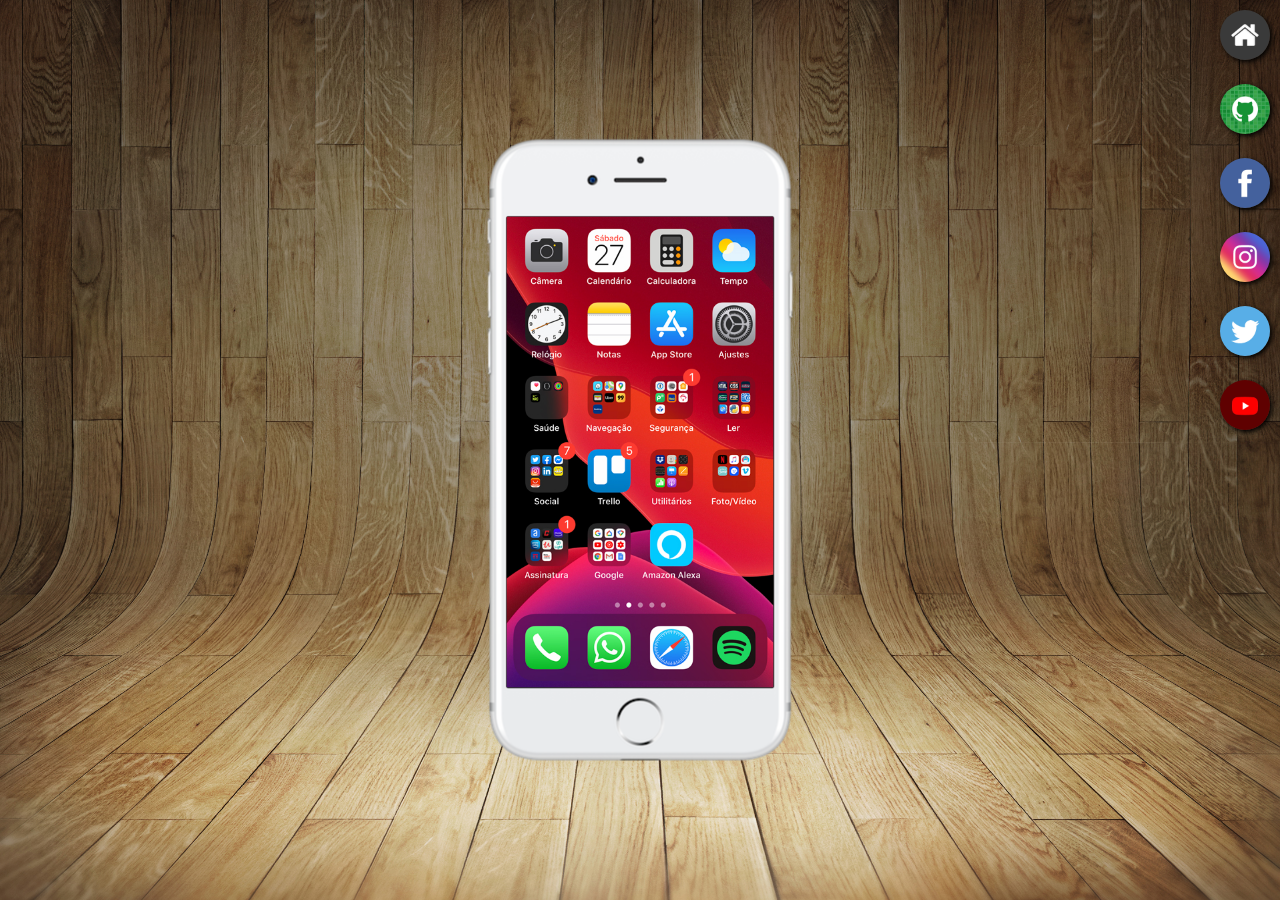
<file: index.html>
<!DOCTYPE html>
<html lang="pt-br">
<head>
    <meta charset="UTF-8">
    <meta http-equiv="X-UA-Compatible" content="IE=edge">
    <meta name="viewport" content="width=device-width, initial-scale=1.0">
    <link rel="shortcut icon" href="favicon.ico" type="image/x-icon">
    <link rel="stylesheet" href="estilos/style.css">
    <title>Projeto Redes Sociais</title>

</head>
<body>
    <main>
        <section id="telefone">
            <iframe src="home.html" name="tela" id="tela" frameborder="0">
                Seu navegador não é compatível com isso.
            </iframe>
        </section>
        <section id="redes-sociais">
            <a href="home.html" target="tela"><img src="imagens/logo-home.jpg" alt="Home"></a> <br>
            <a href="github.html" target="tela"><img src="imagens/logo-github.jpg" alt="GitHub"></a> <br>
            <a href="facebook.html" target="tela"><img src="imagens/logo-facebook.jpg" alt="Facebook"></a> <br>
            <a href="instagram.html" target="tela"><img src="imagens/logo-instagram.jpg" alt="Instagram"></a> <br>
            <a href="twitter.html" target="tela"><img src="imagens/logo-twitter.jpg" alt="Twitter"></a> <br>
            <a href="youtube.html" target="tela"><img src="imagens/logo-youtube.jpg" alt="YouTube"></a>
        </section>
    </main>
</body>
</html>
</file>
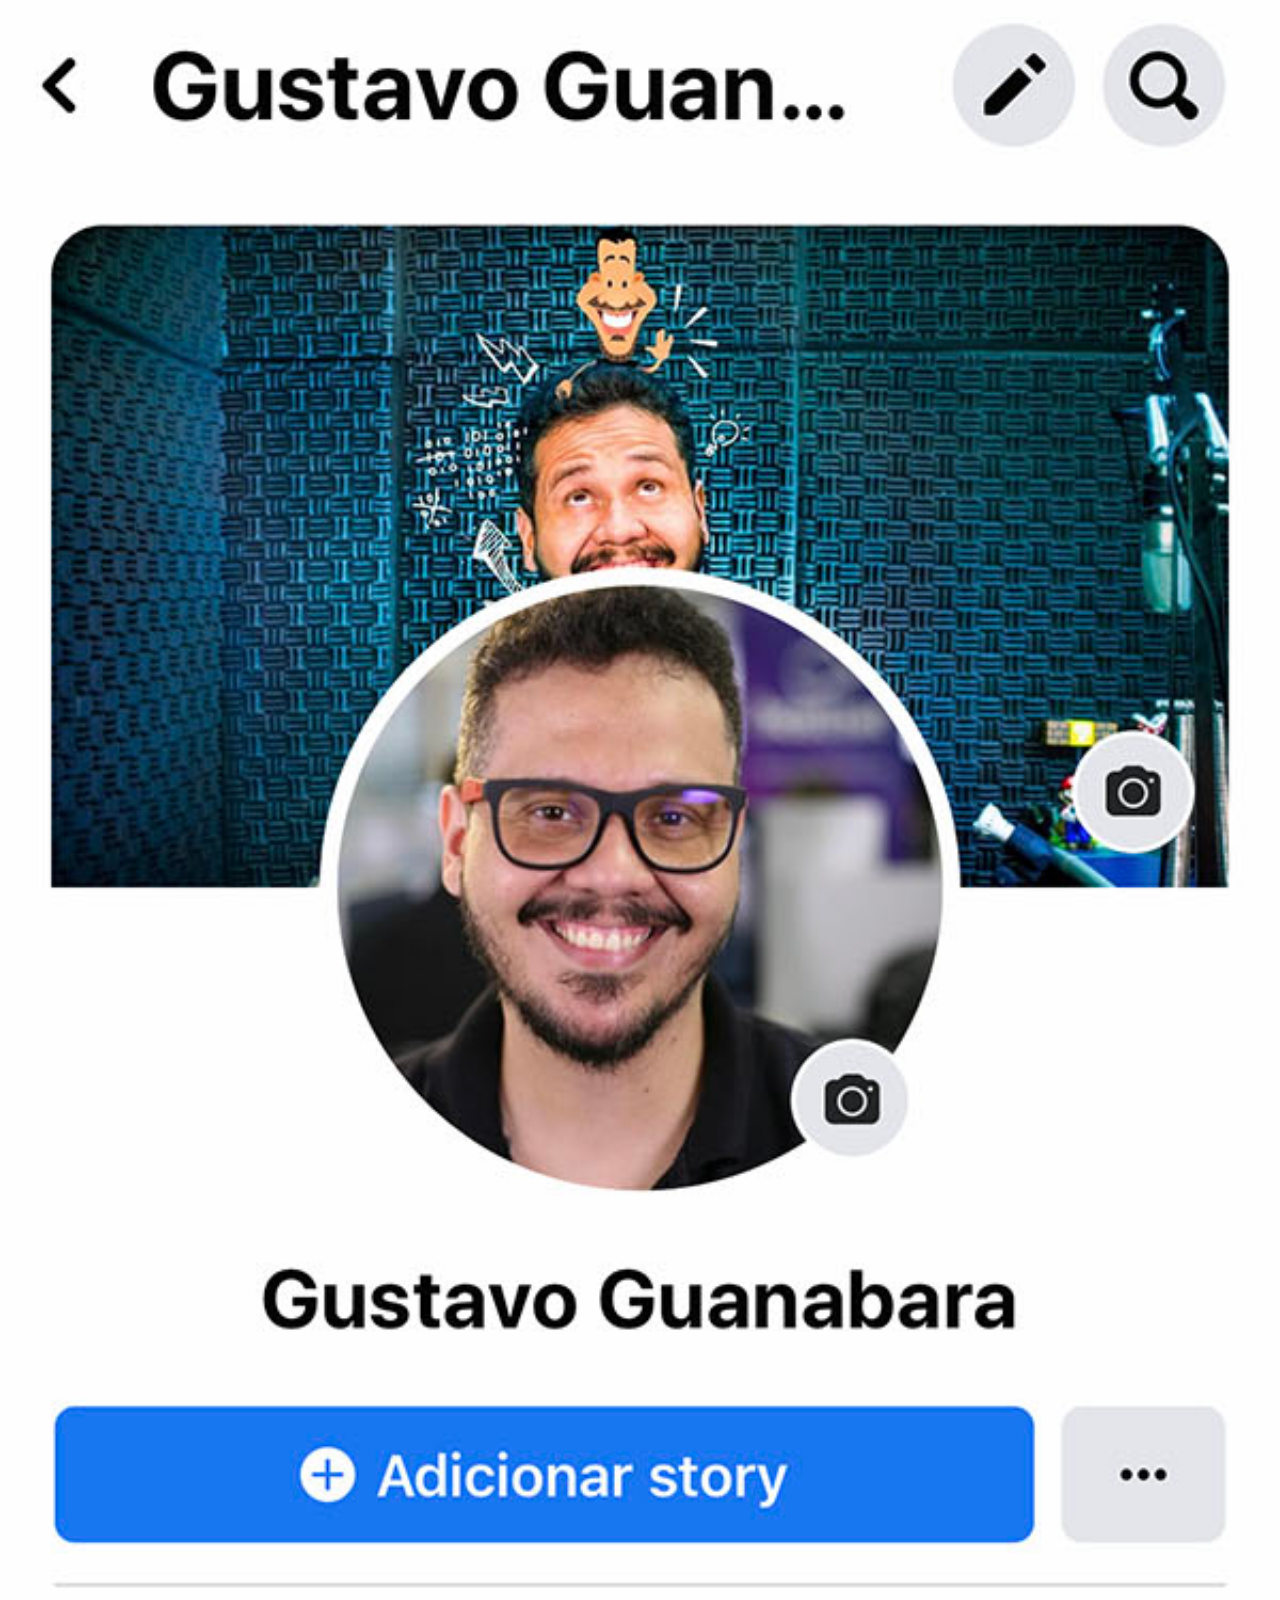
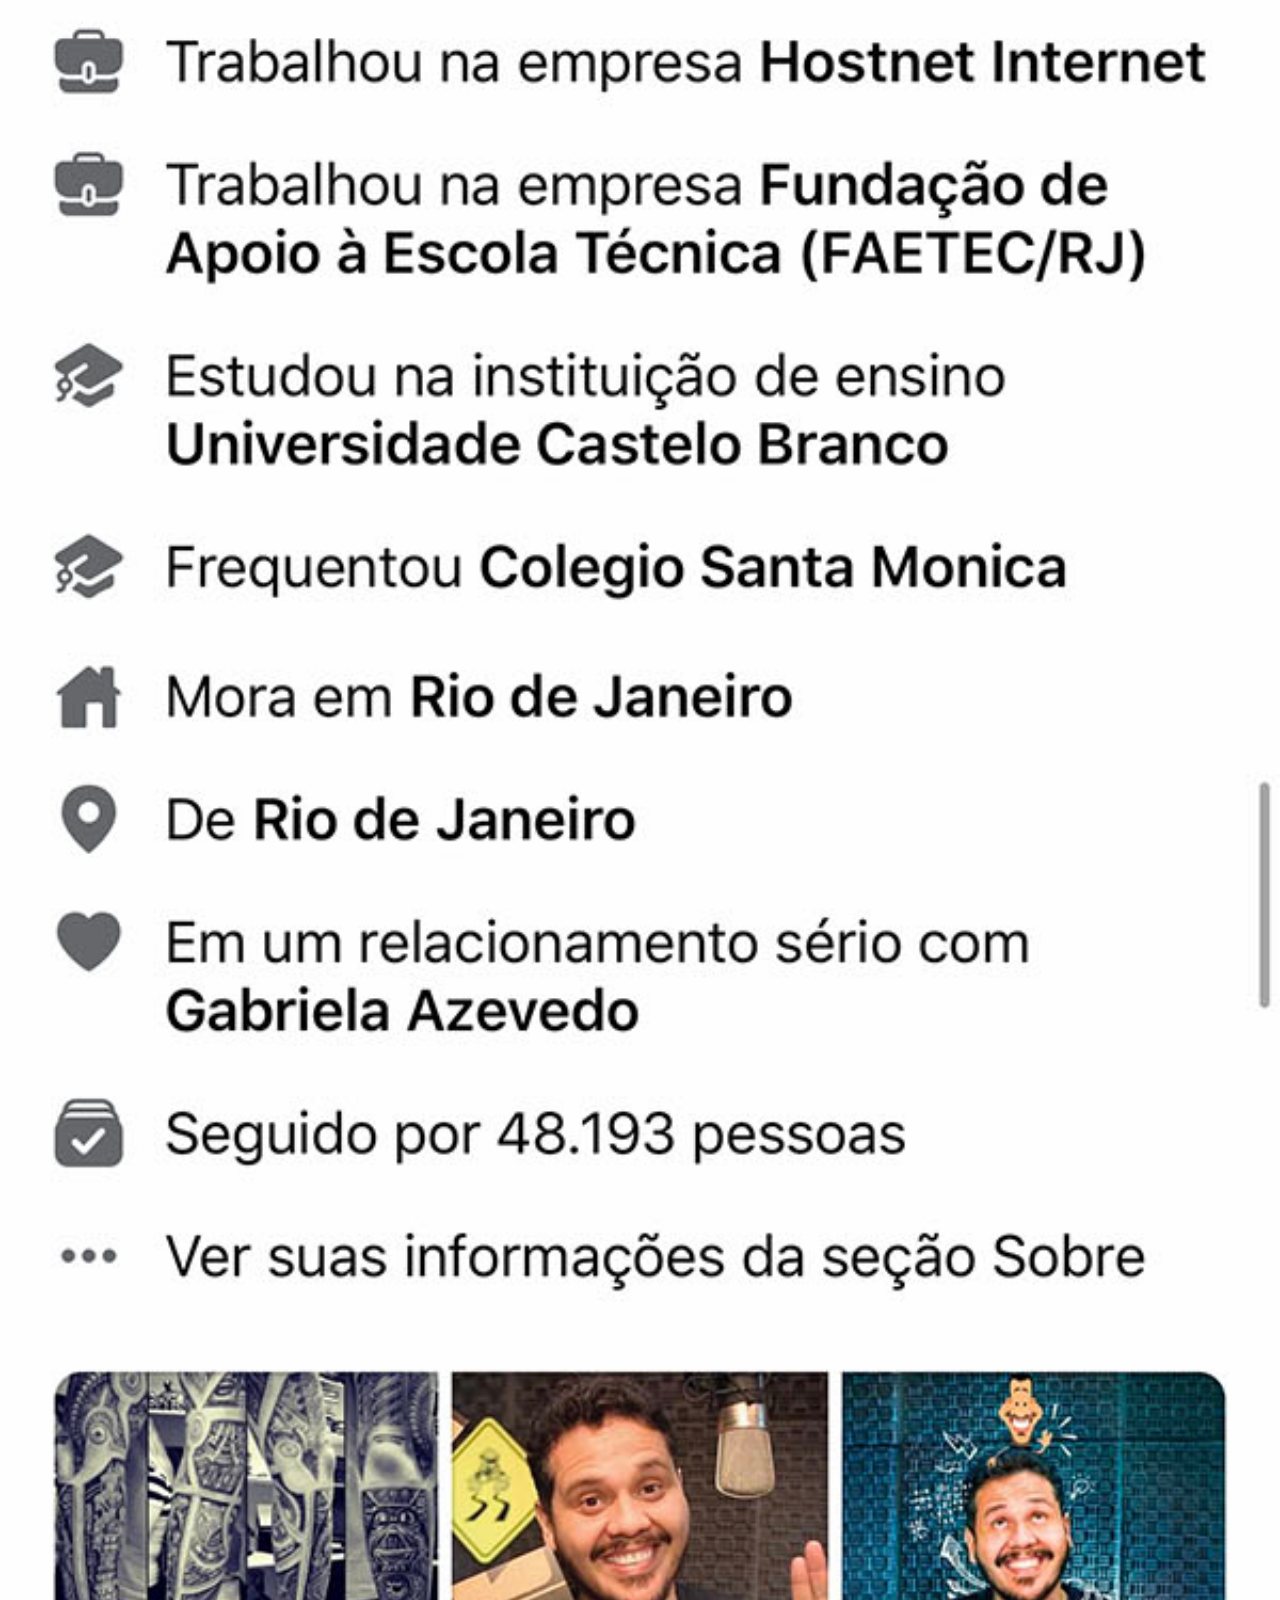
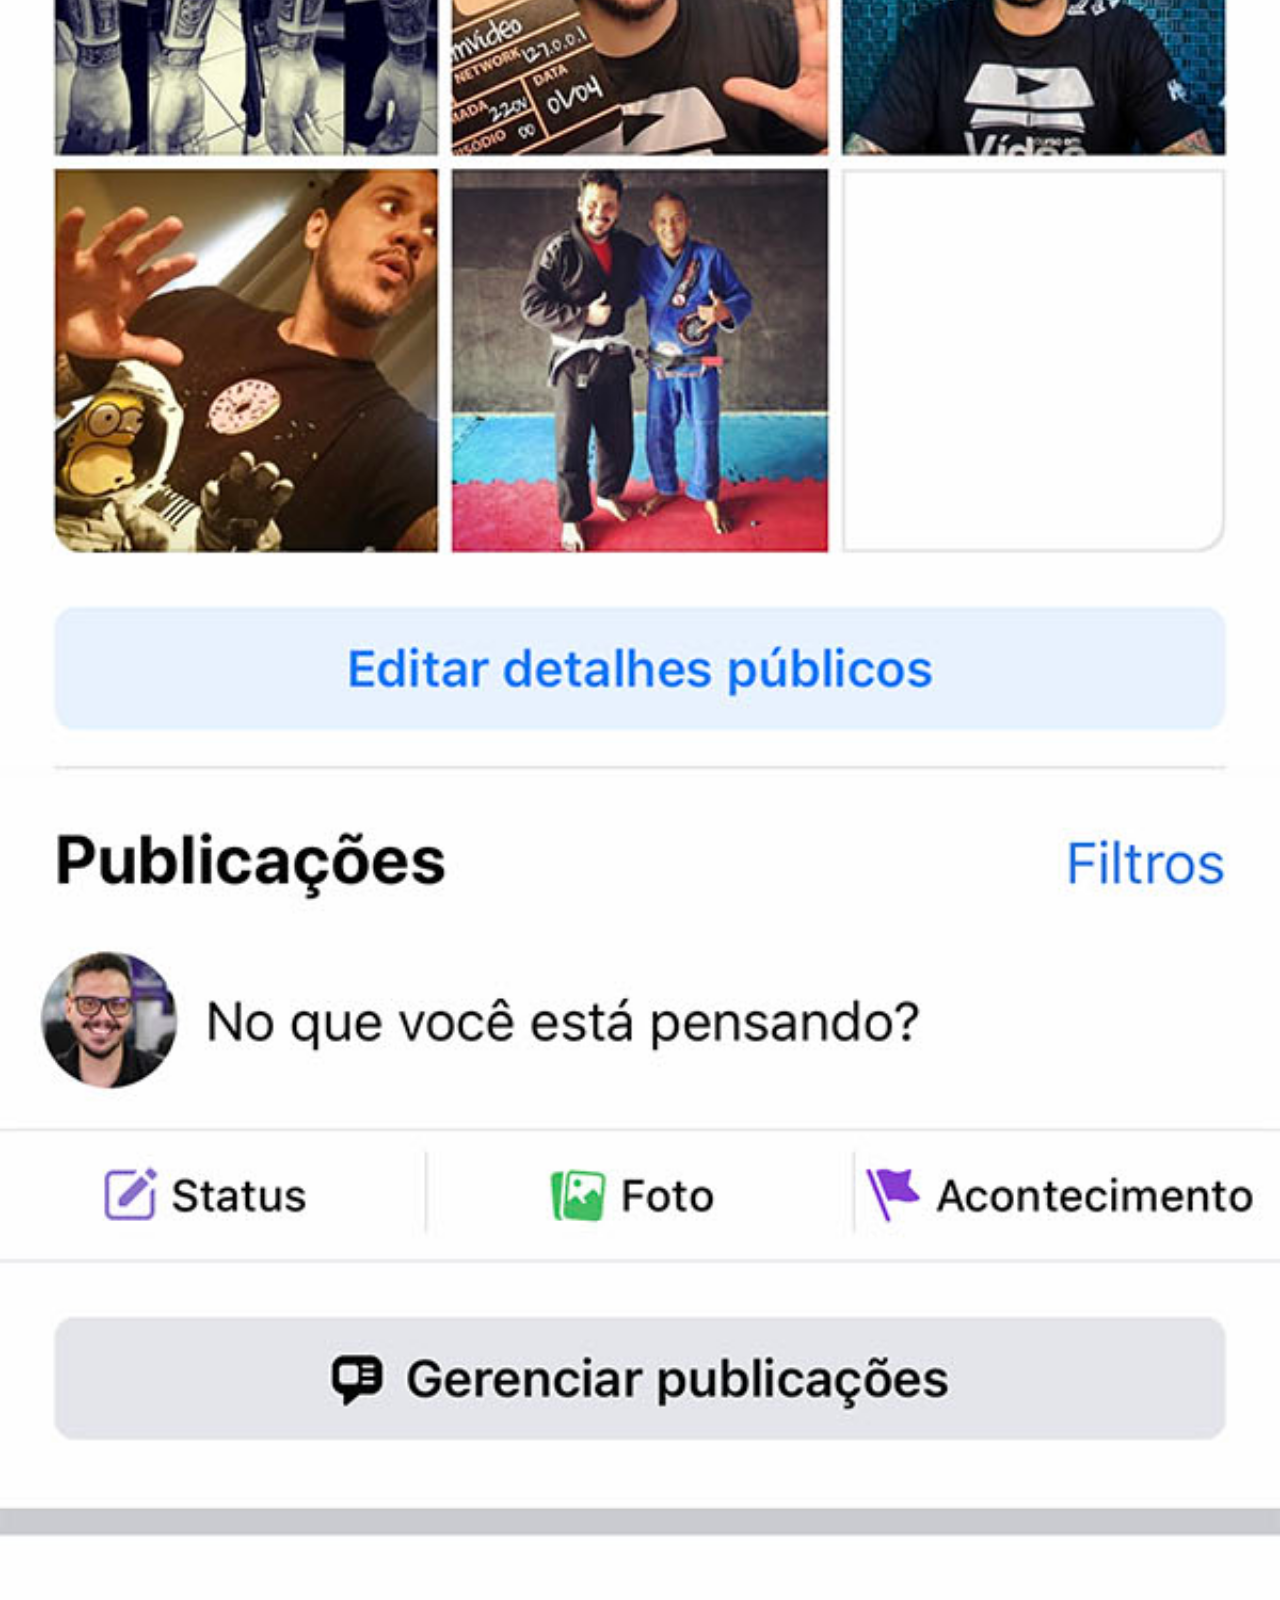
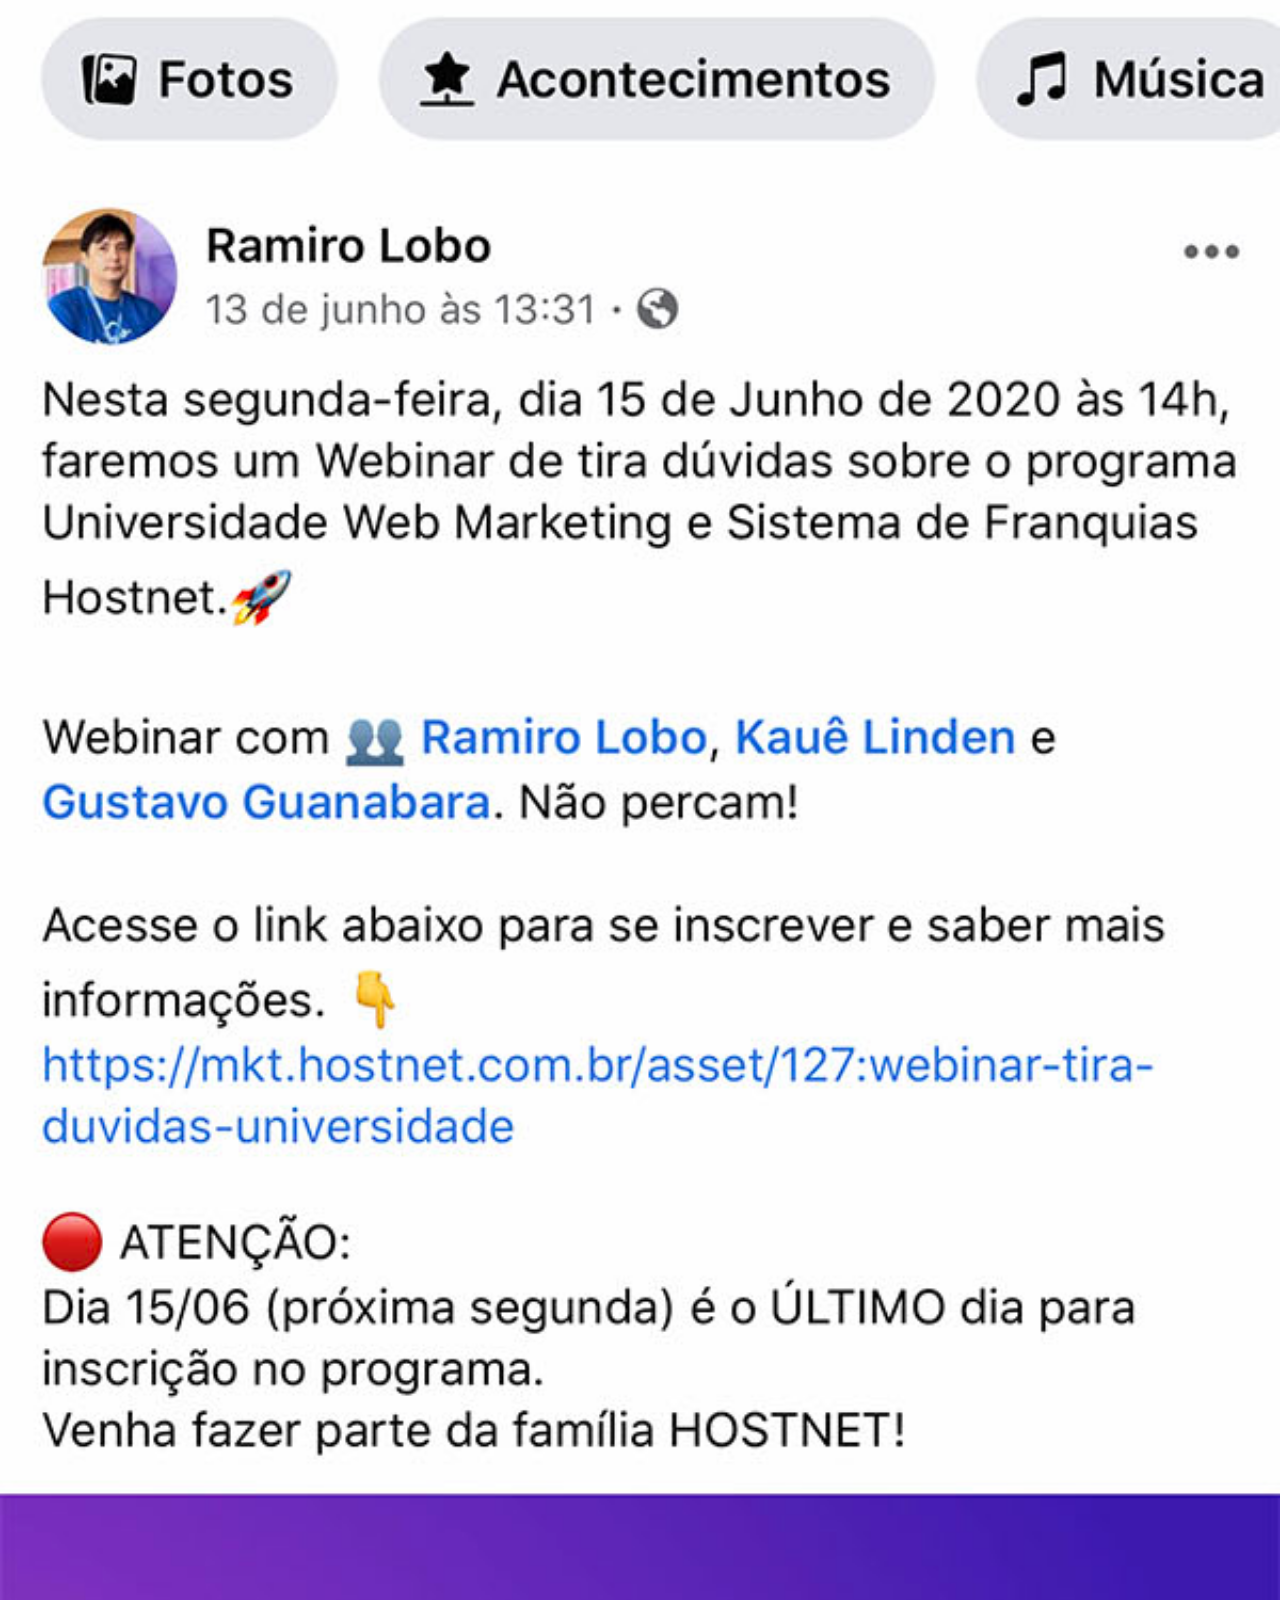
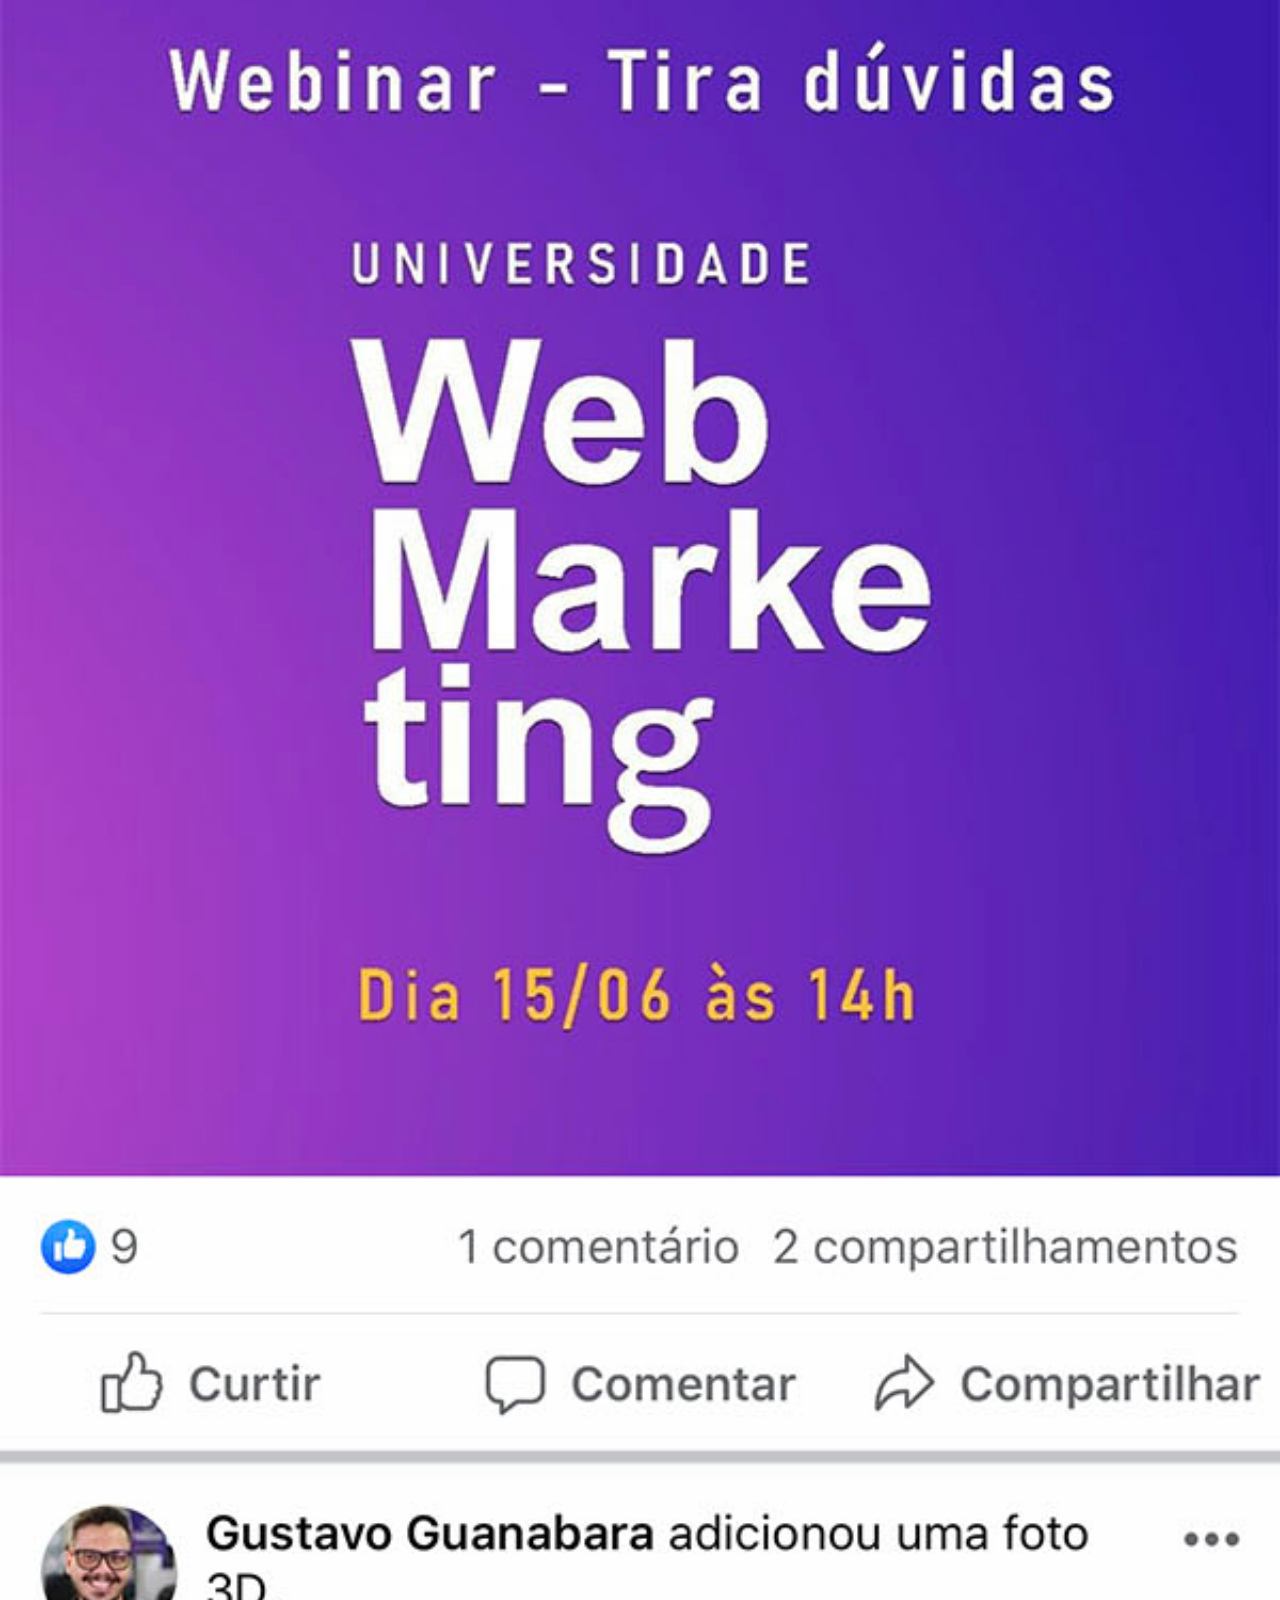
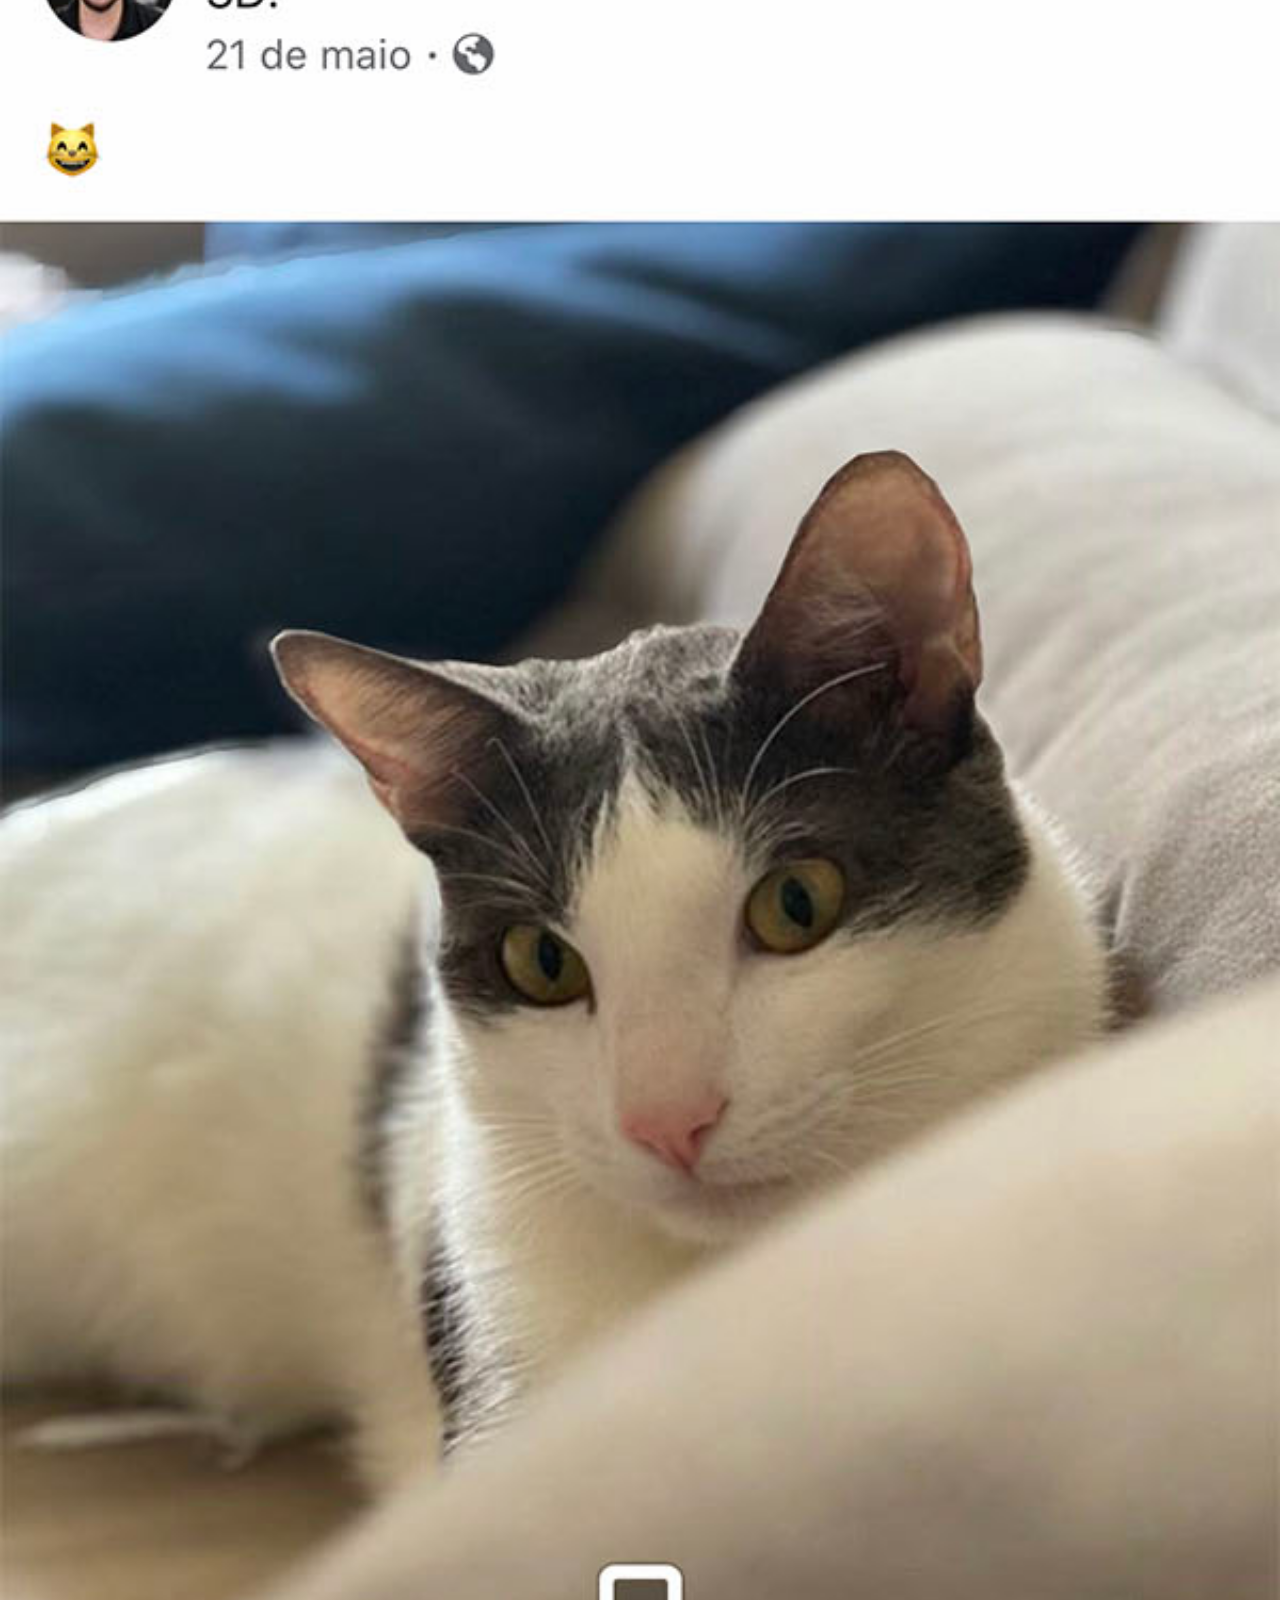
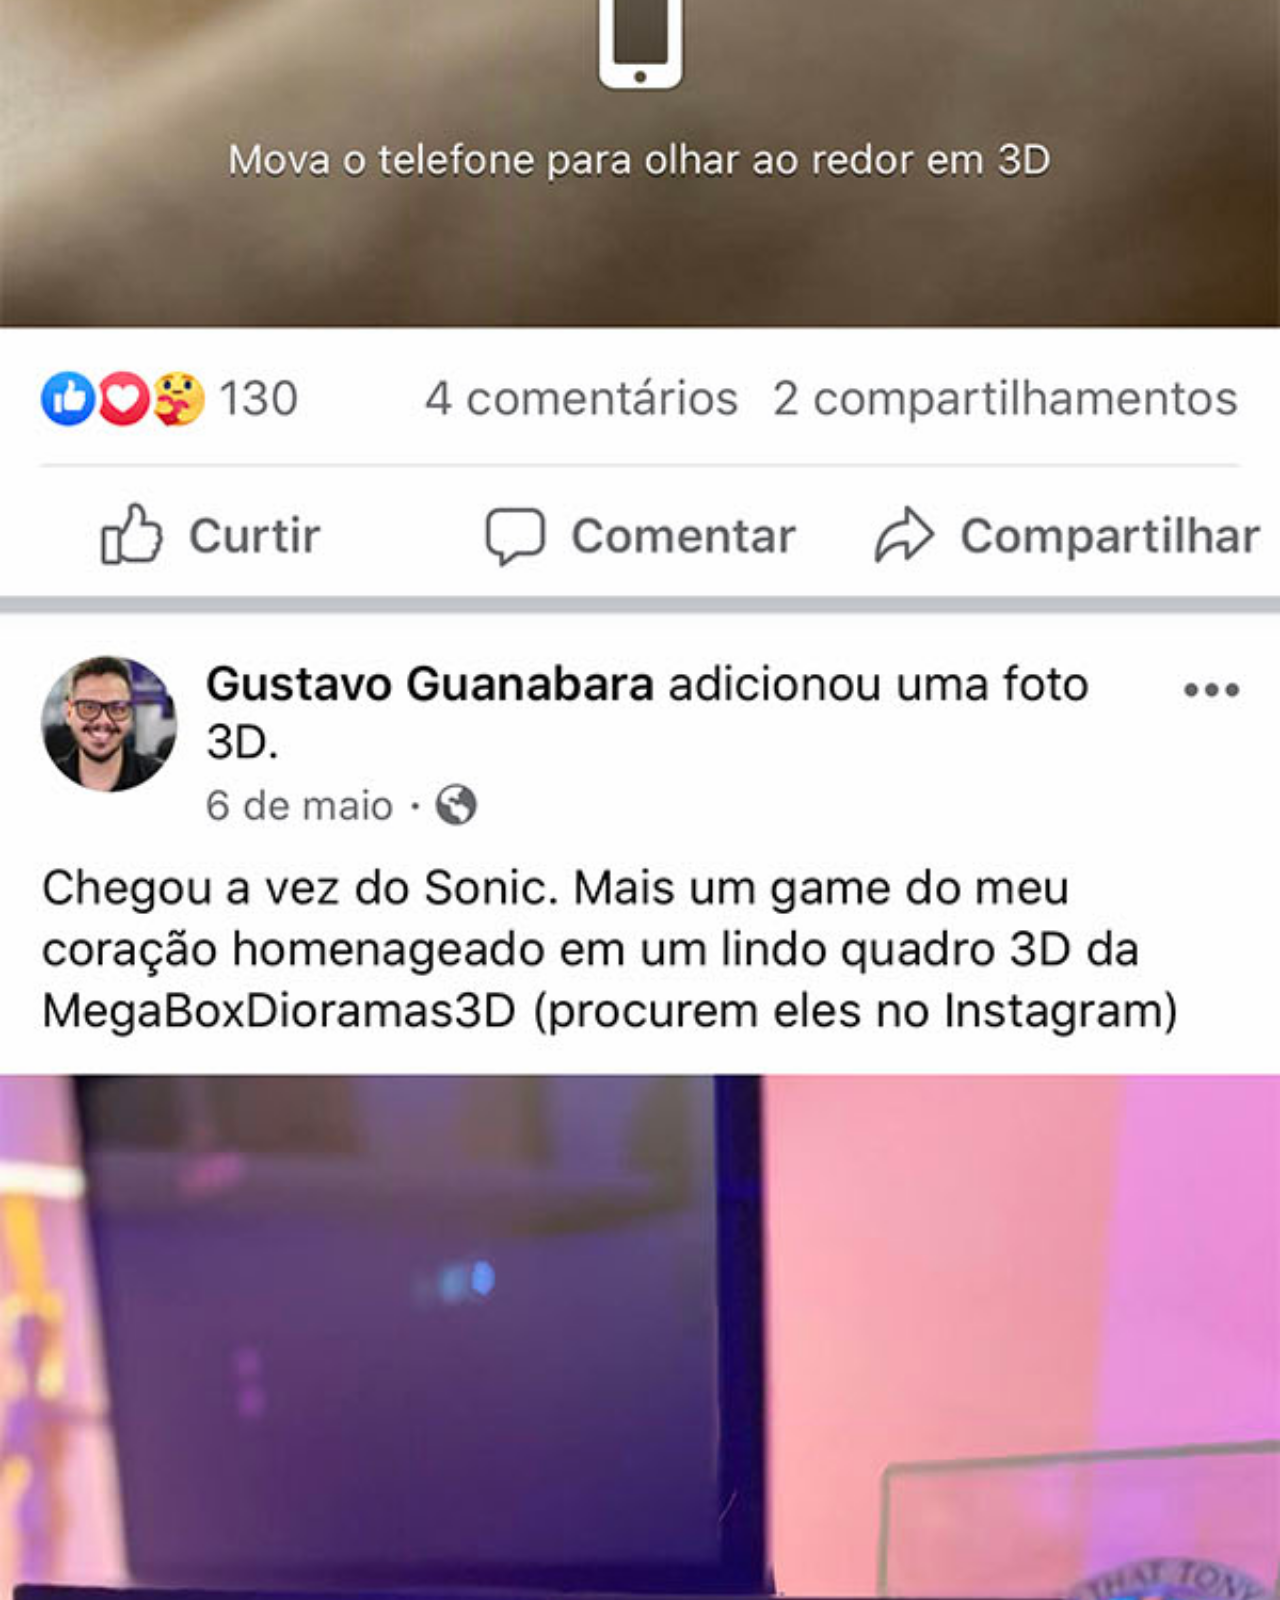
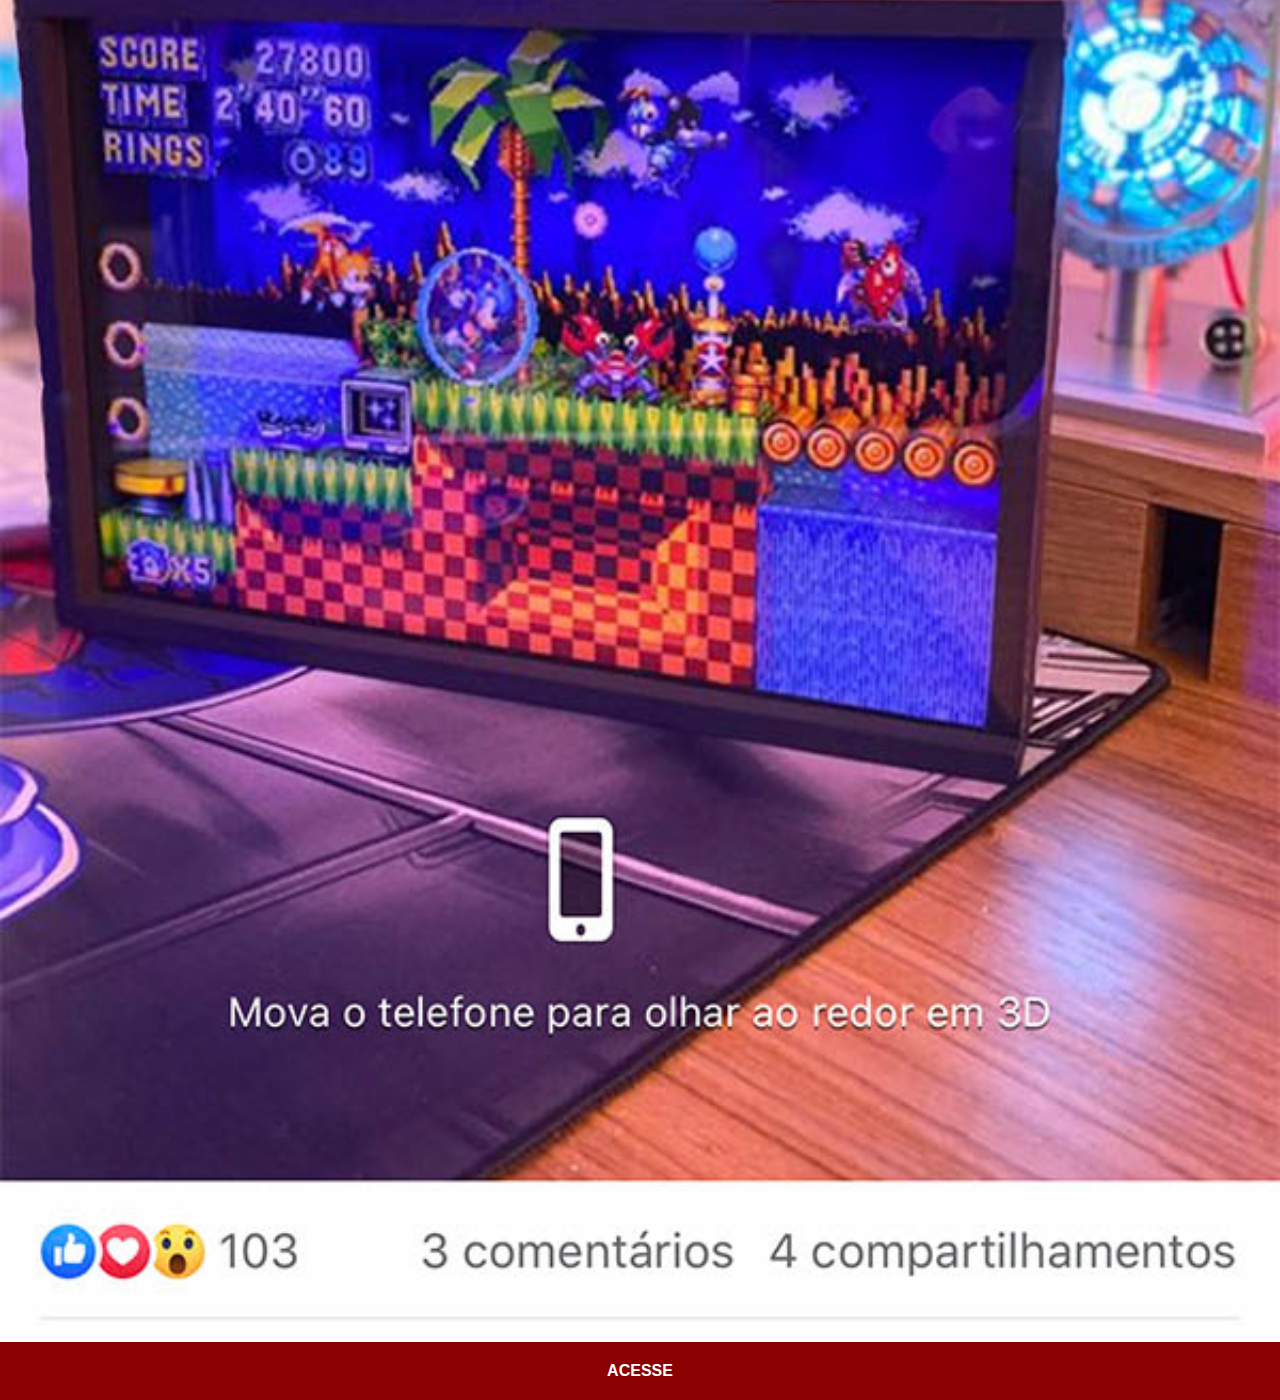
<file: facebook.html>
<!DOCTYPE html>
<html lang="pt-br">
<head>
    <meta charset="UTF-8">
    <meta http-equiv="X-UA-Compatible" content="IE=edge">
    <meta name="viewport" content="width=device-width, initial-scale=1.0">
    <link rel="stylesheet" href="estilos/social.css">
    <title>Facebook</title>
</head>
<body>
    <img src="imagens/tela-facebook.jpg" alt="Facebook">
    <a href="https://pt-br.facebook.com/gustavoguanabara" target="_blank">ACESSE</a>
</body>
</html>
</file>
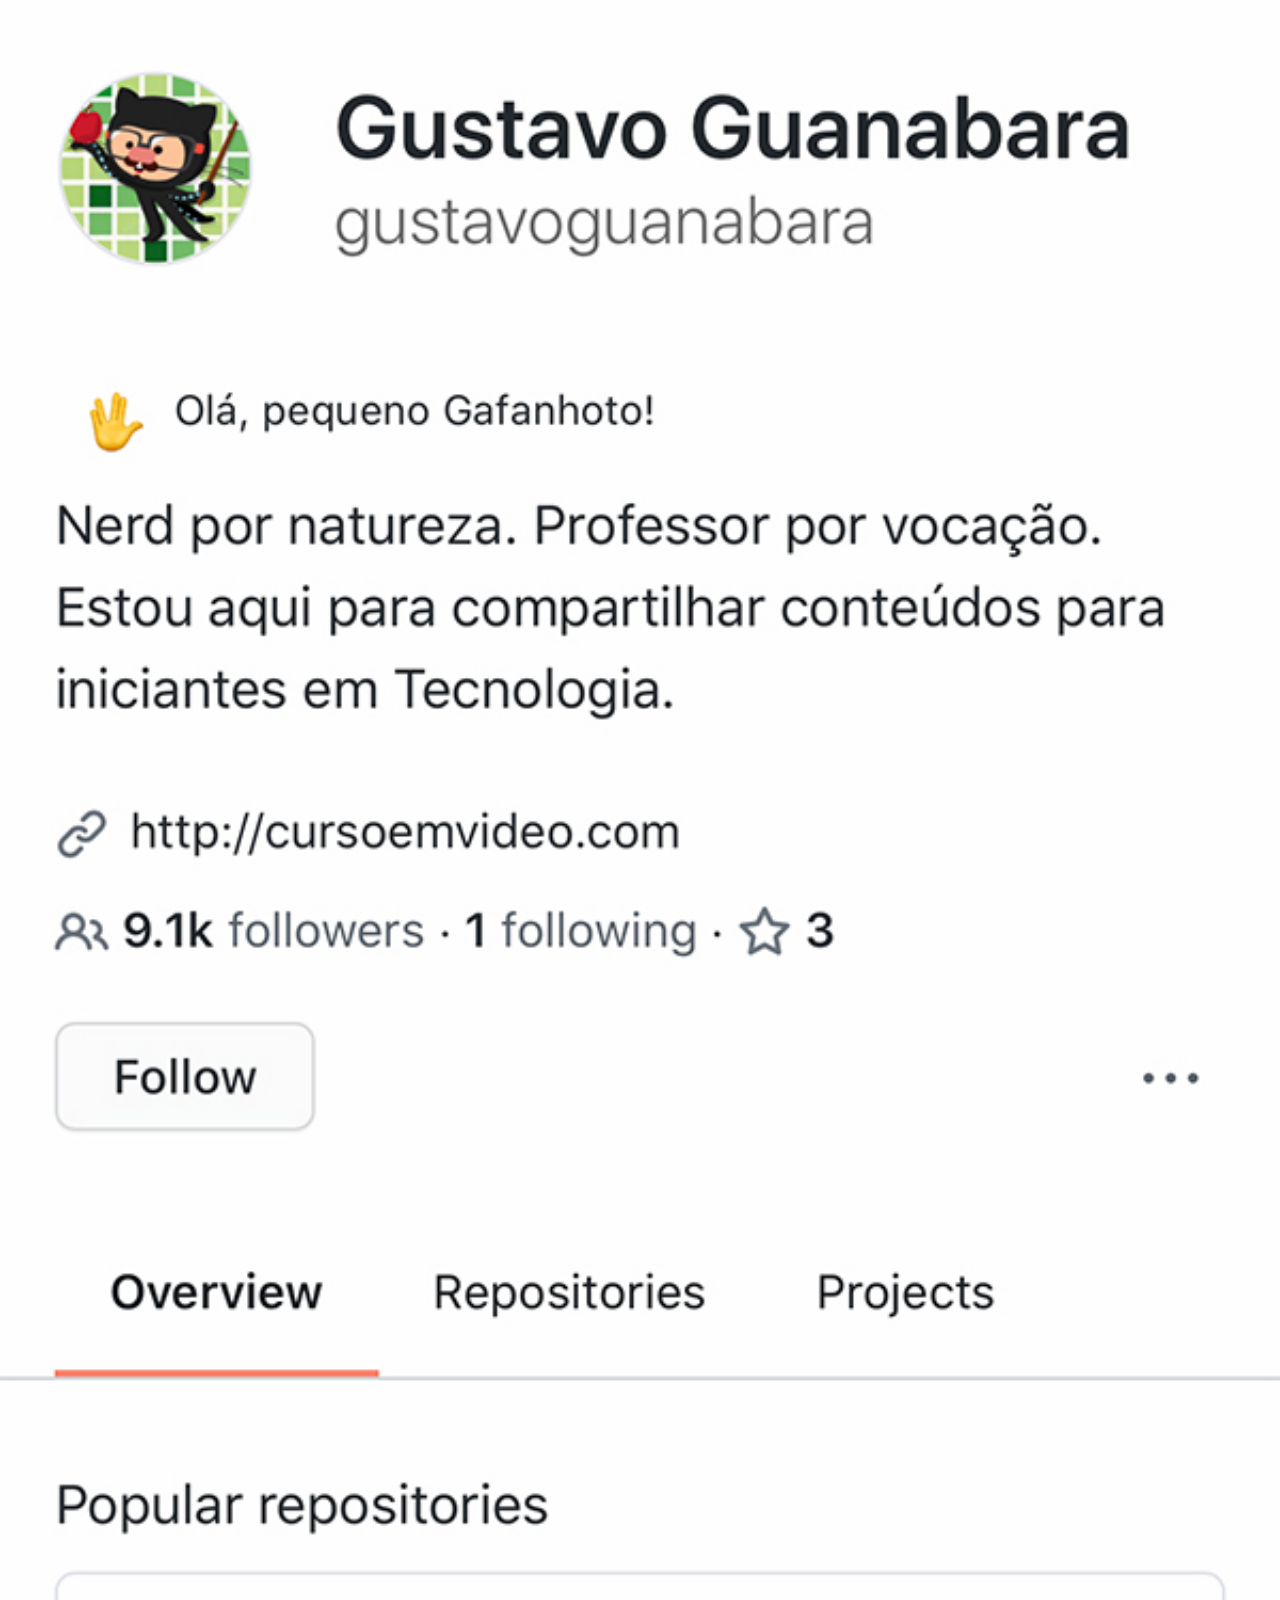
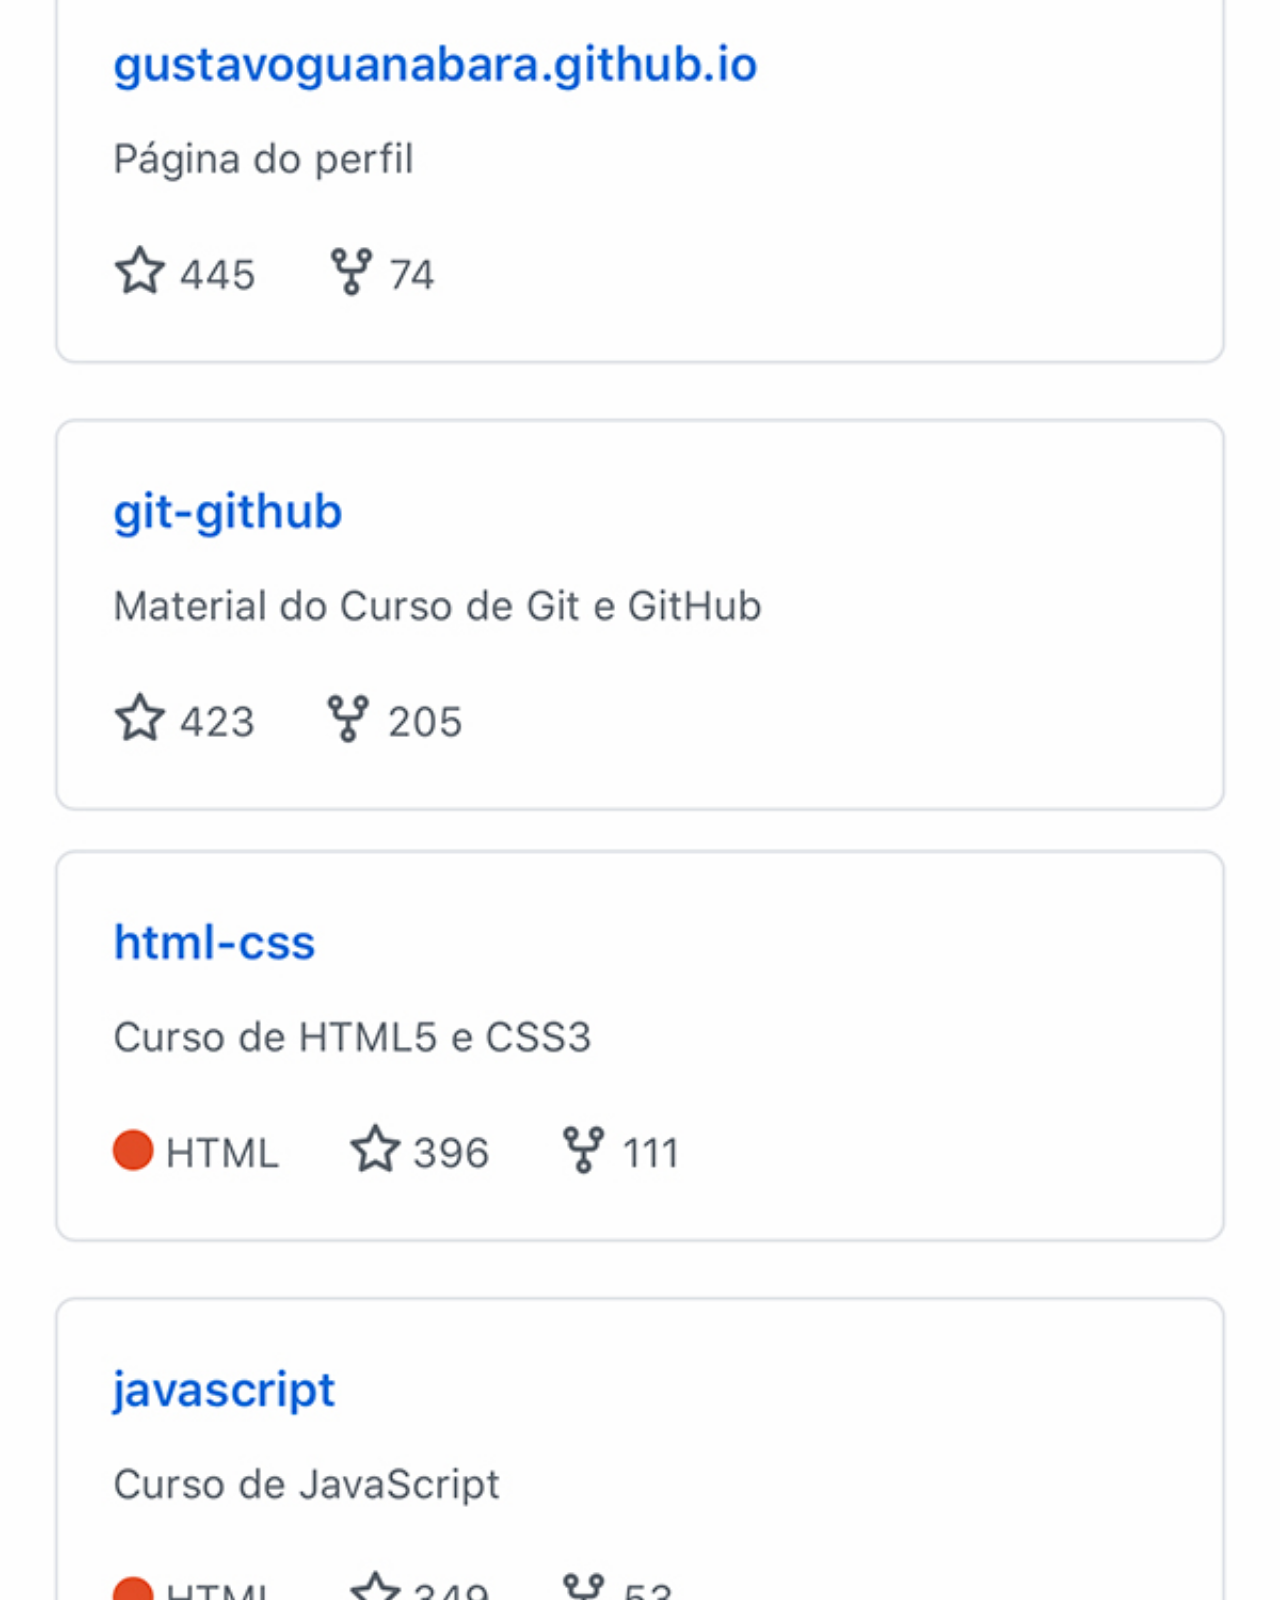
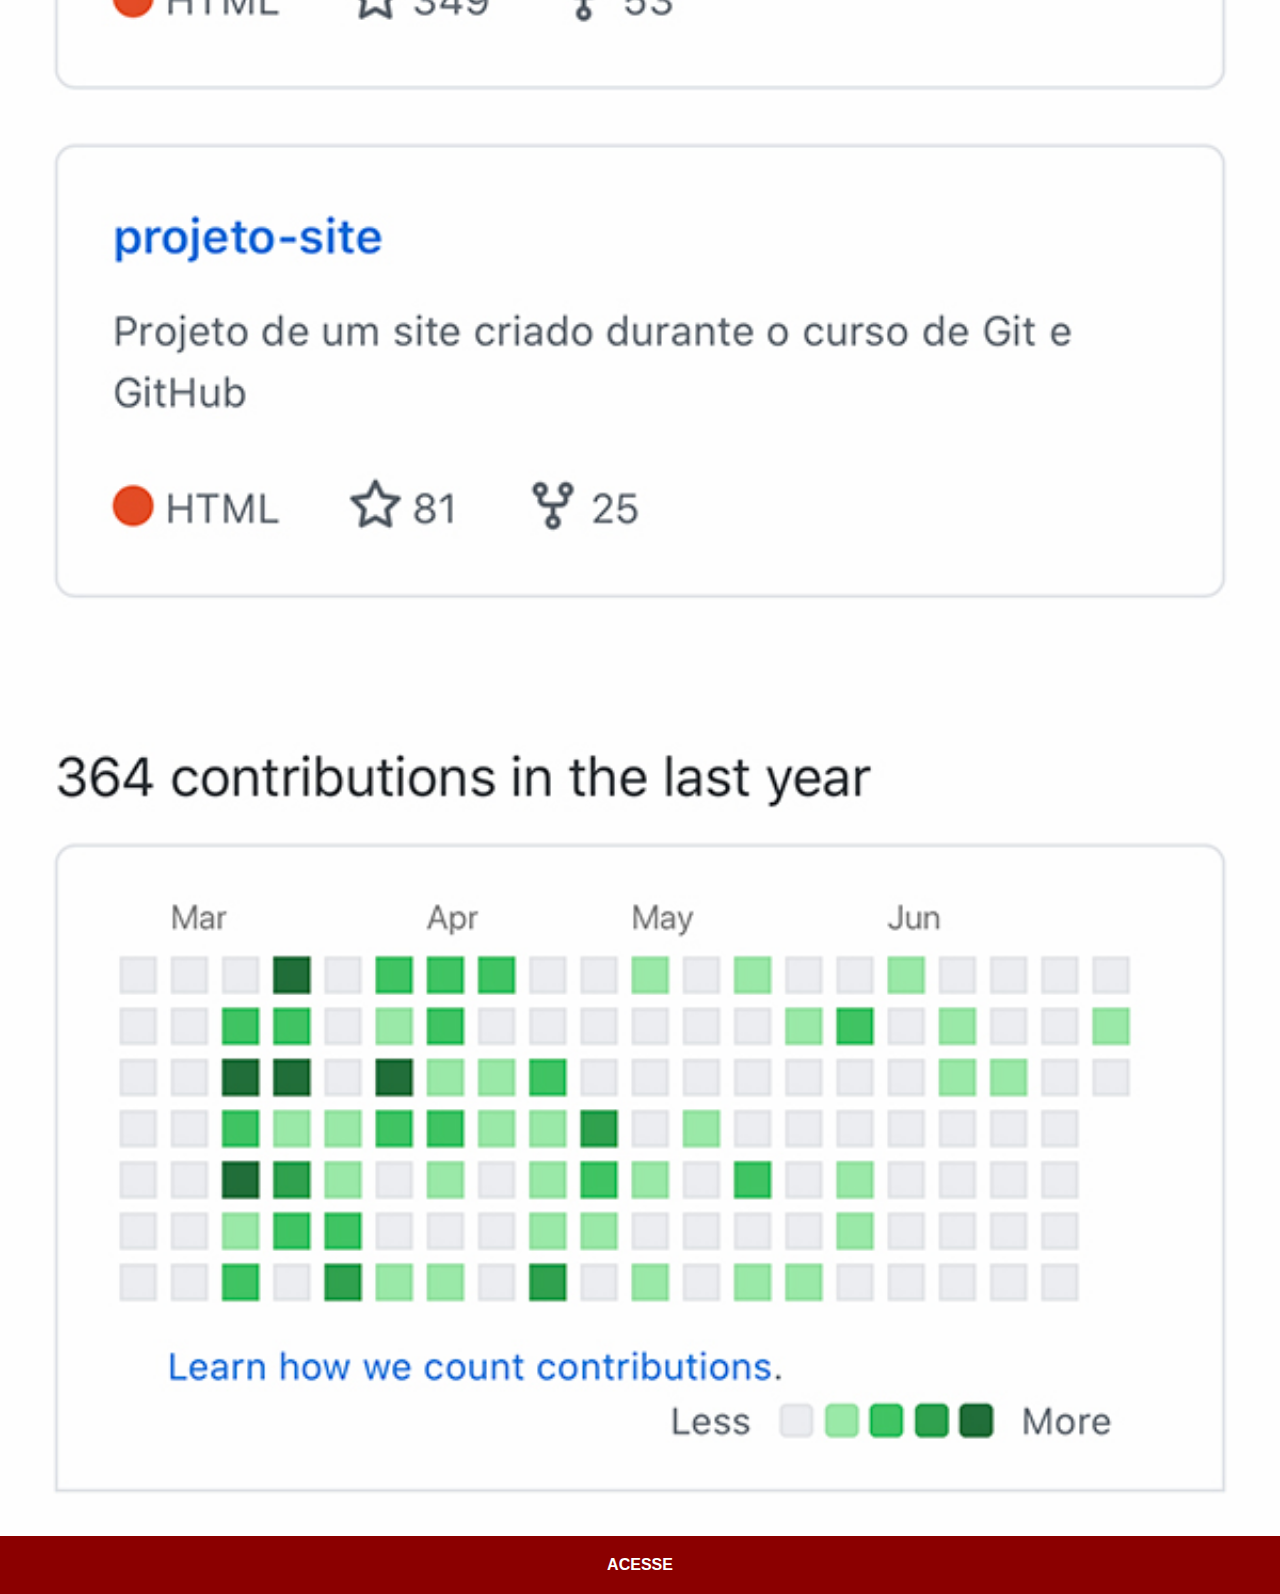
<file: github.html>
<!DOCTYPE html>
<html lang="pt-br">
<head>
    <meta charset="UTF-8">
    <meta http-equiv="X-UA-Compatible" content="IE=edge">
    <meta name="viewport" content="width=device-width, initial-scale=1.0">
    <link rel="stylesheet" href="estilos/social.css">
    <title>GitHub</title>
</head>
<body>
    <img src="imagens/tela-github.jpg" alt="GitHub">
    <a href="https://gustavoguanabara.github.io/">ACESSE</a>
</body>
</html>
</file>
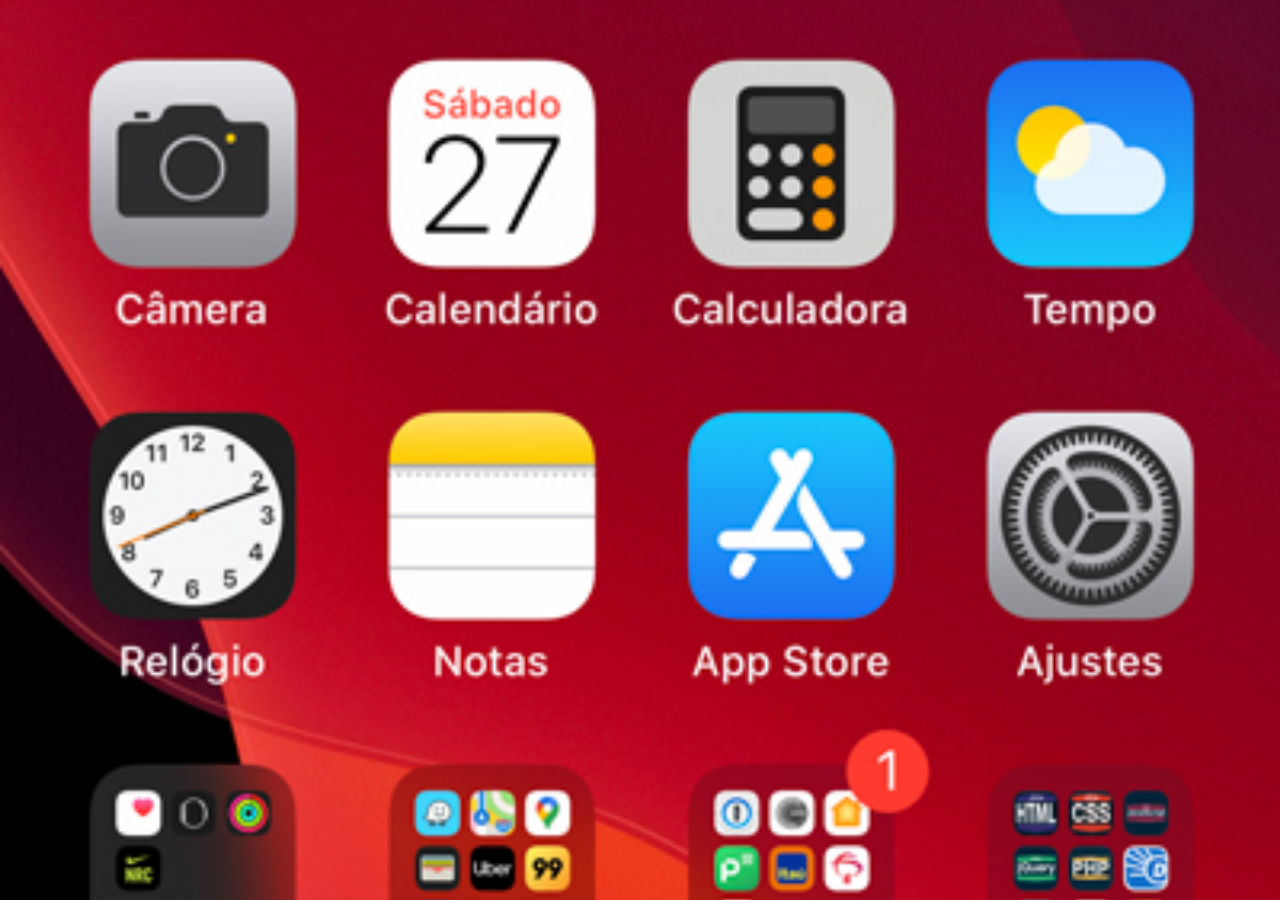
<file: home.html>
<!DOCTYPE html>
<html lang="pt-br">
<head>
    <meta charset="UTF-8">
    <meta http-equiv="X-UA-Compatible" content="IE=edge">
    <meta name="viewport" content="width=device-width, initial-scale=1.0">
    <title>Home</title>
</head>
<style>
    *{
        margin:0;
        padding:0;
    }

    body {
        width:100vw;
        height:100vh;
        background: black url('imagens/tela-home.jpg') no-repeat top center;
        background-size: cover;
    } /* Aqui eu usei a shorthand*/
</style>
<body>
    
</body>
</html>
</file>
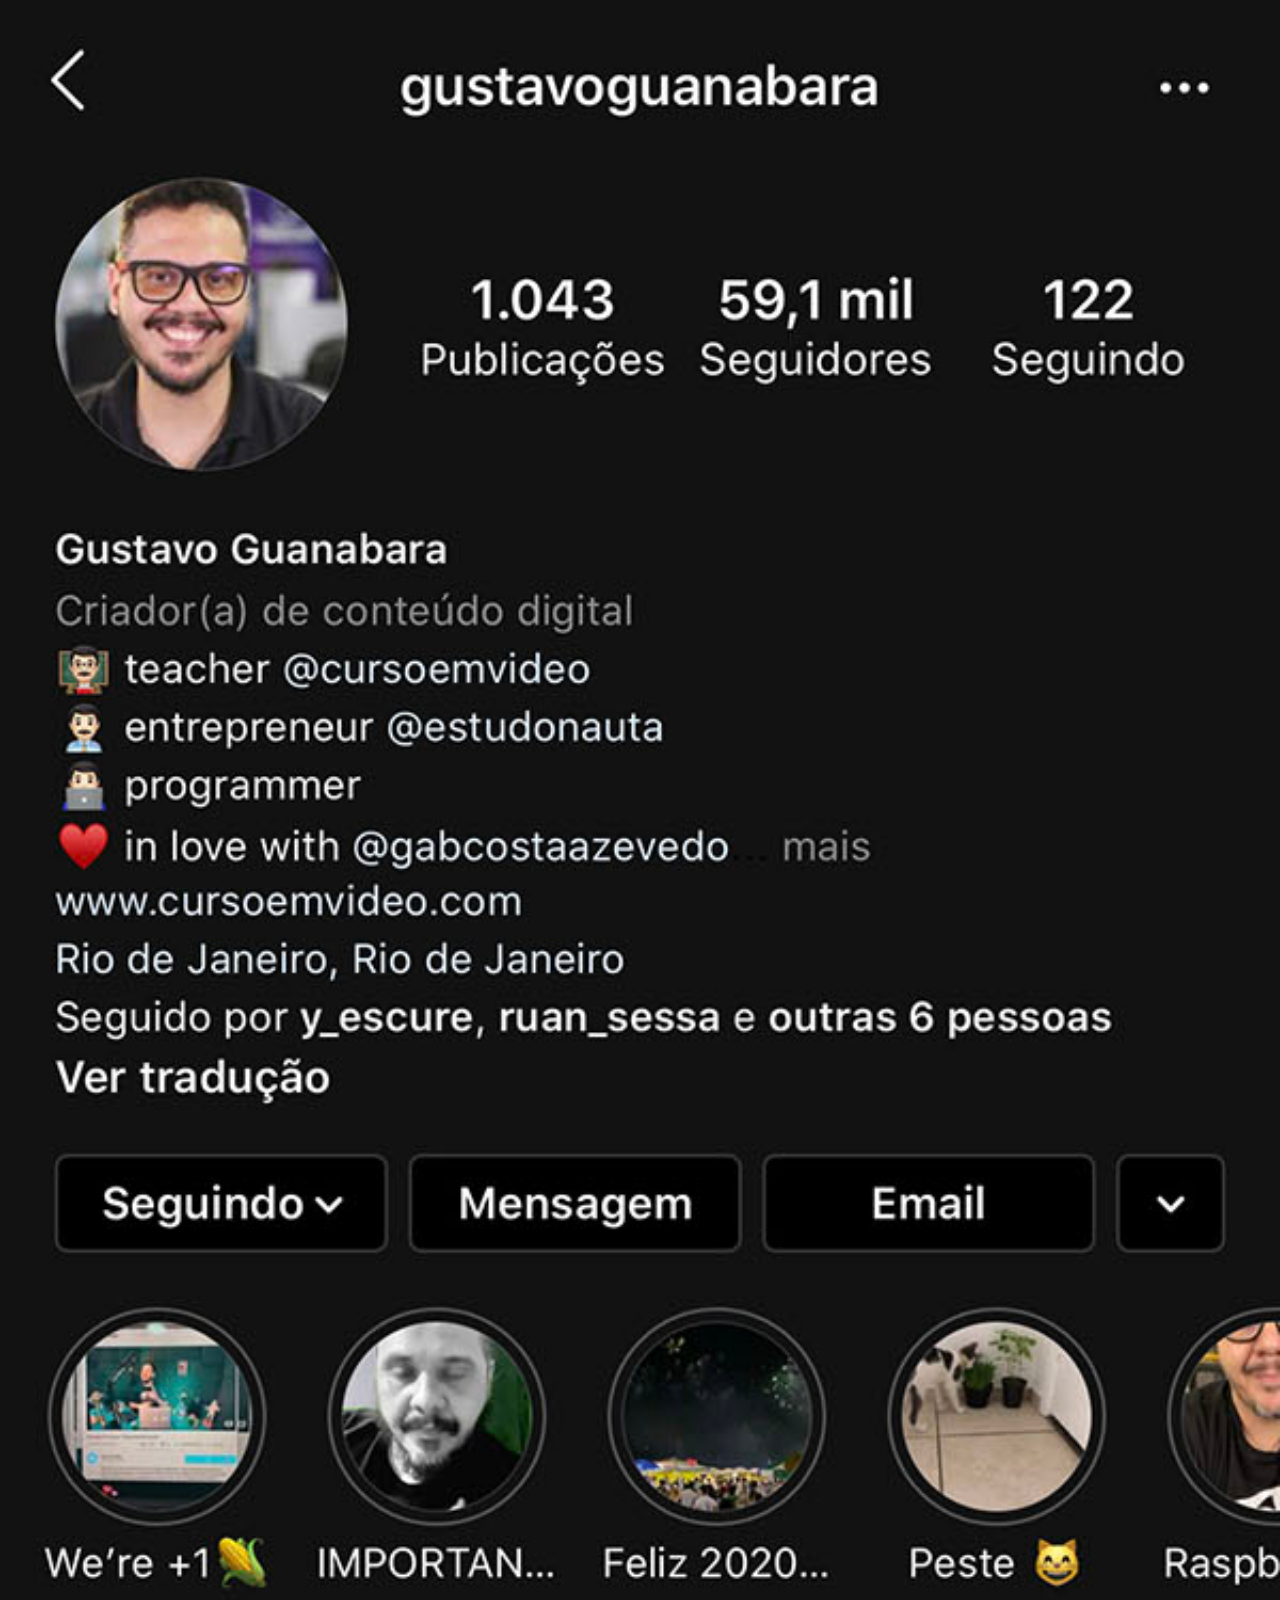
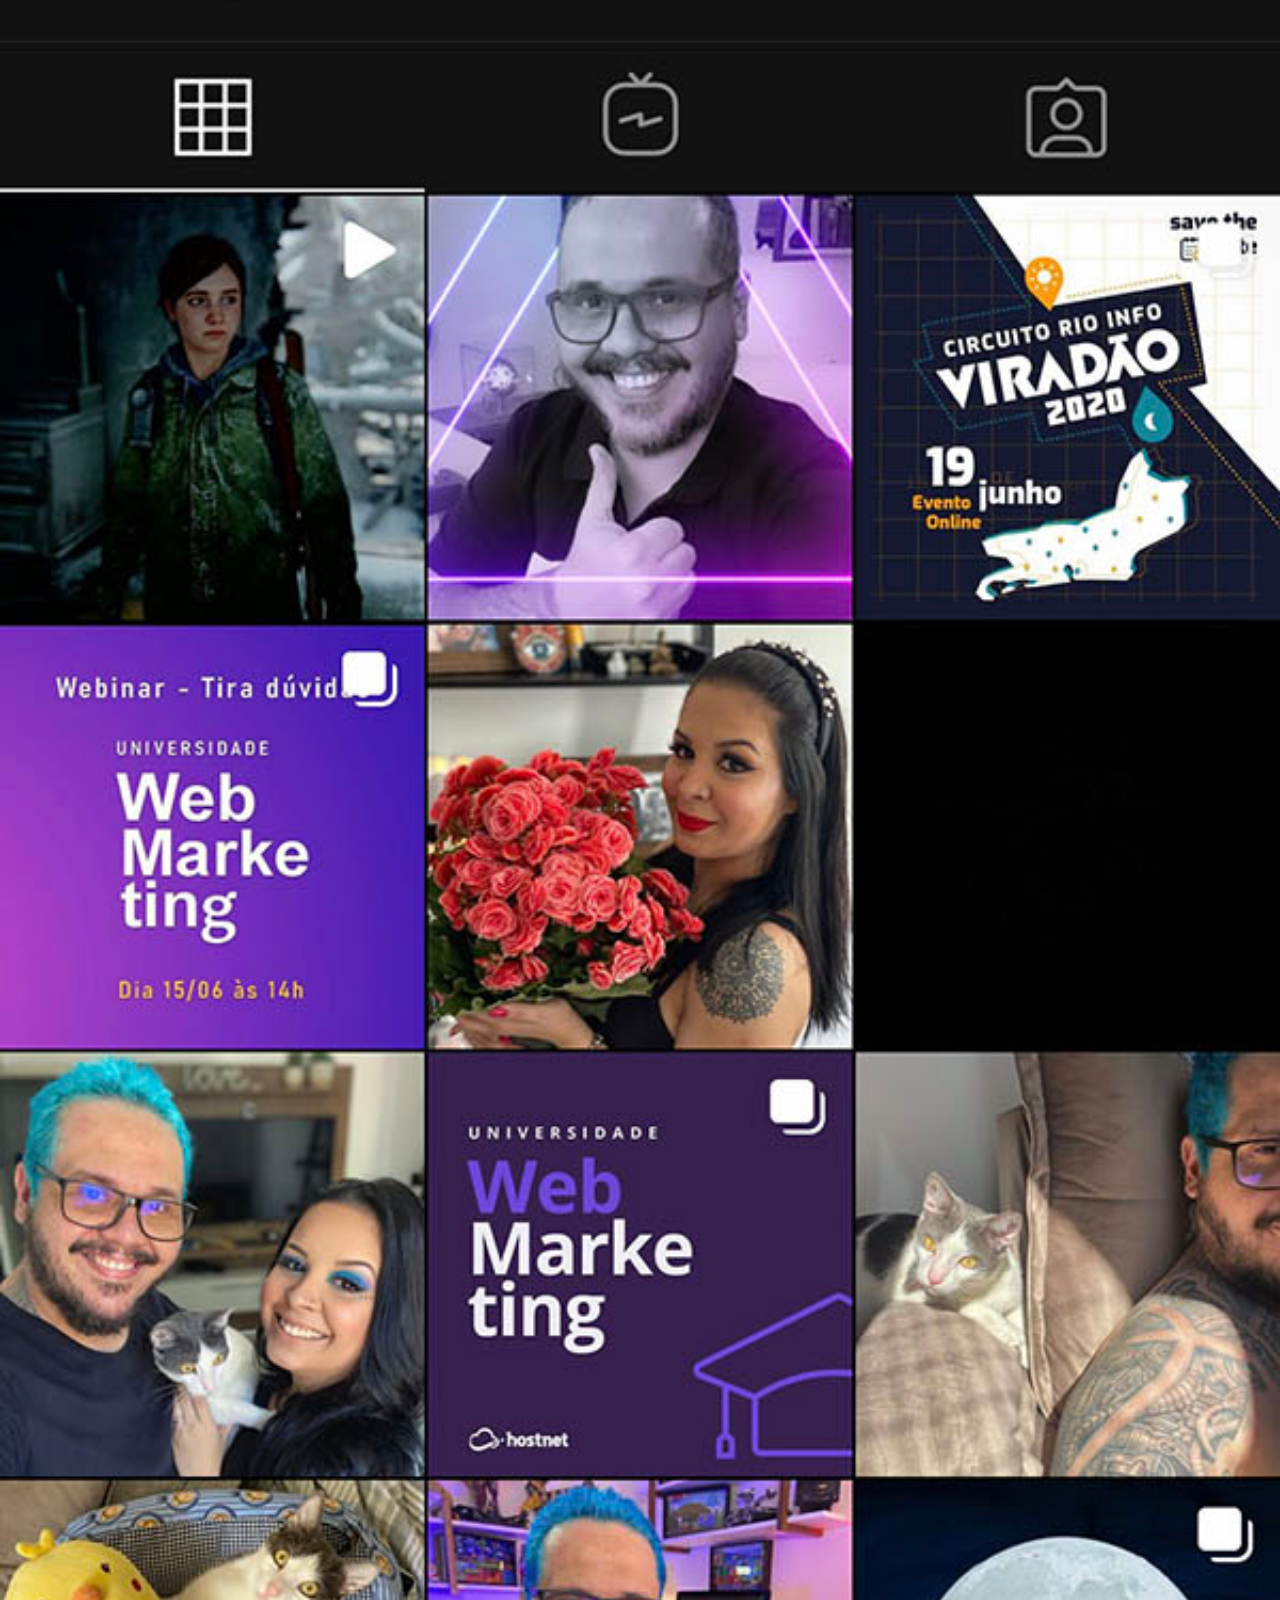
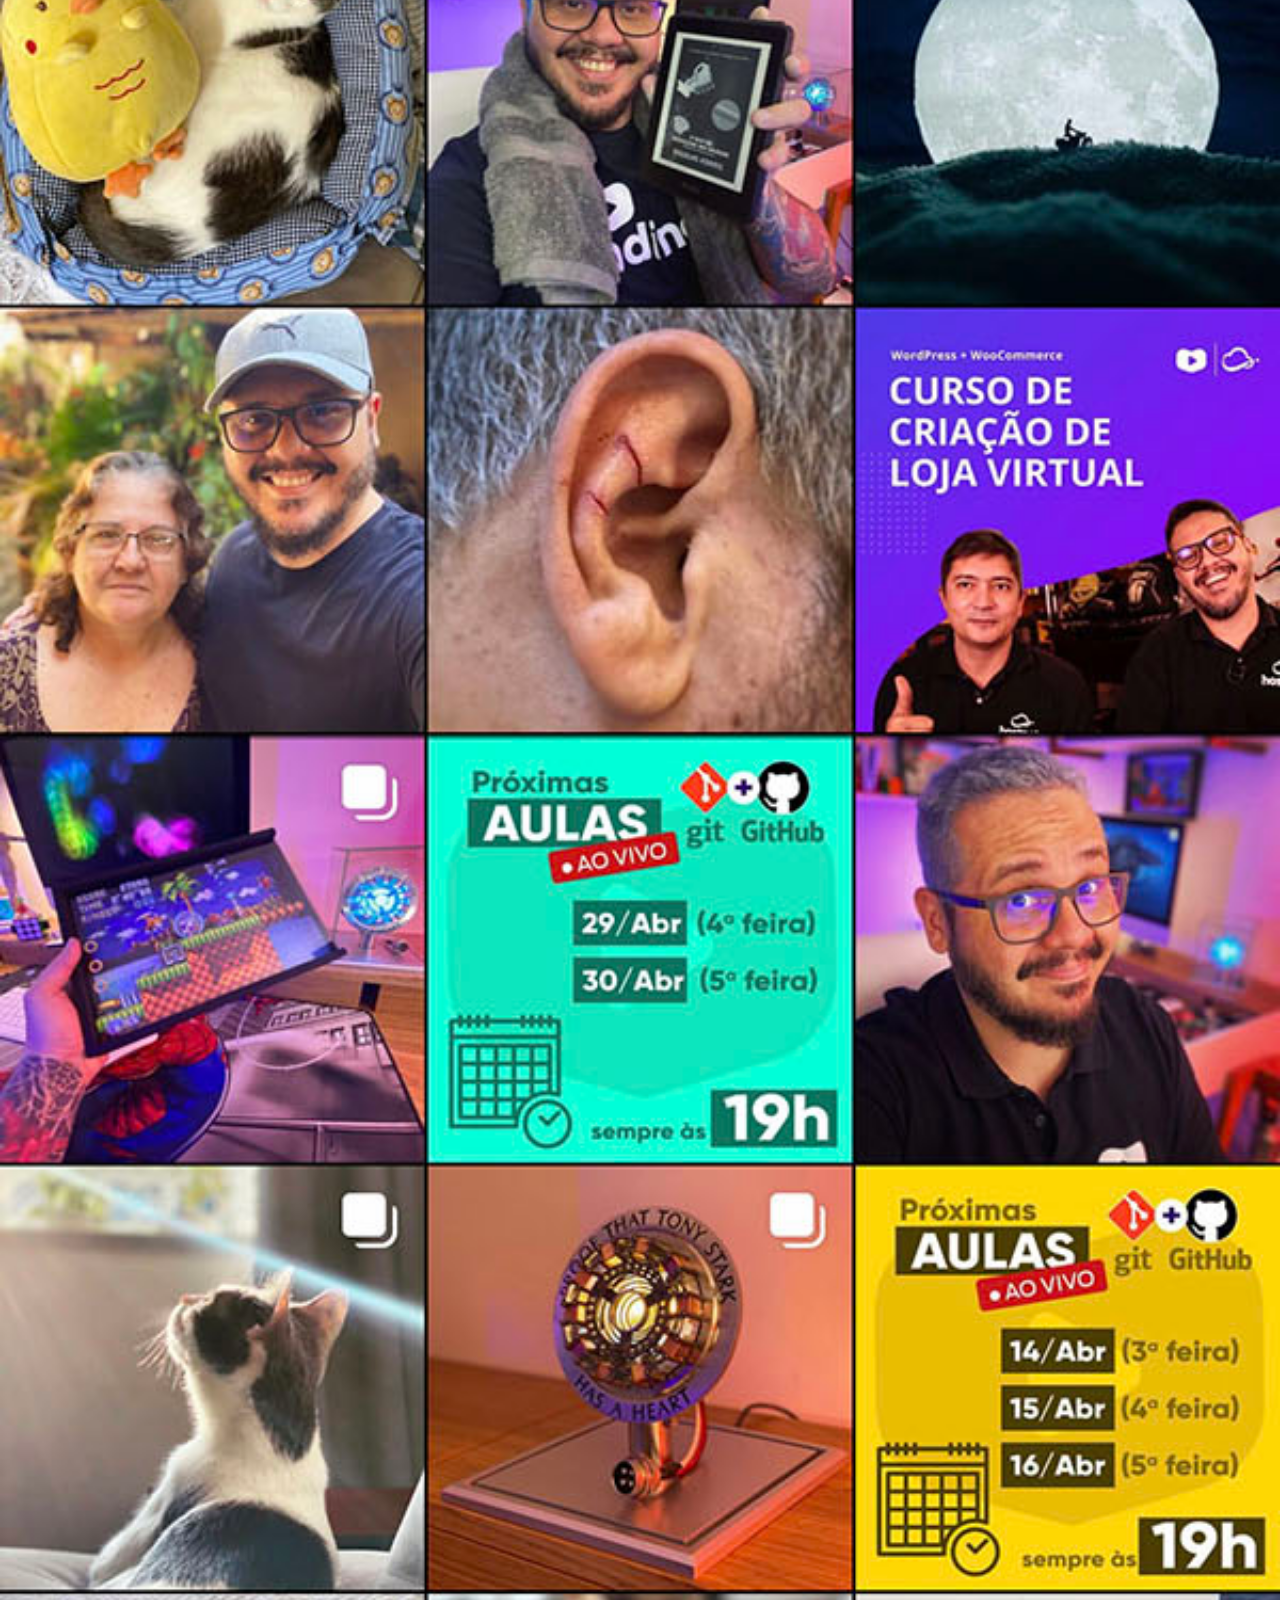
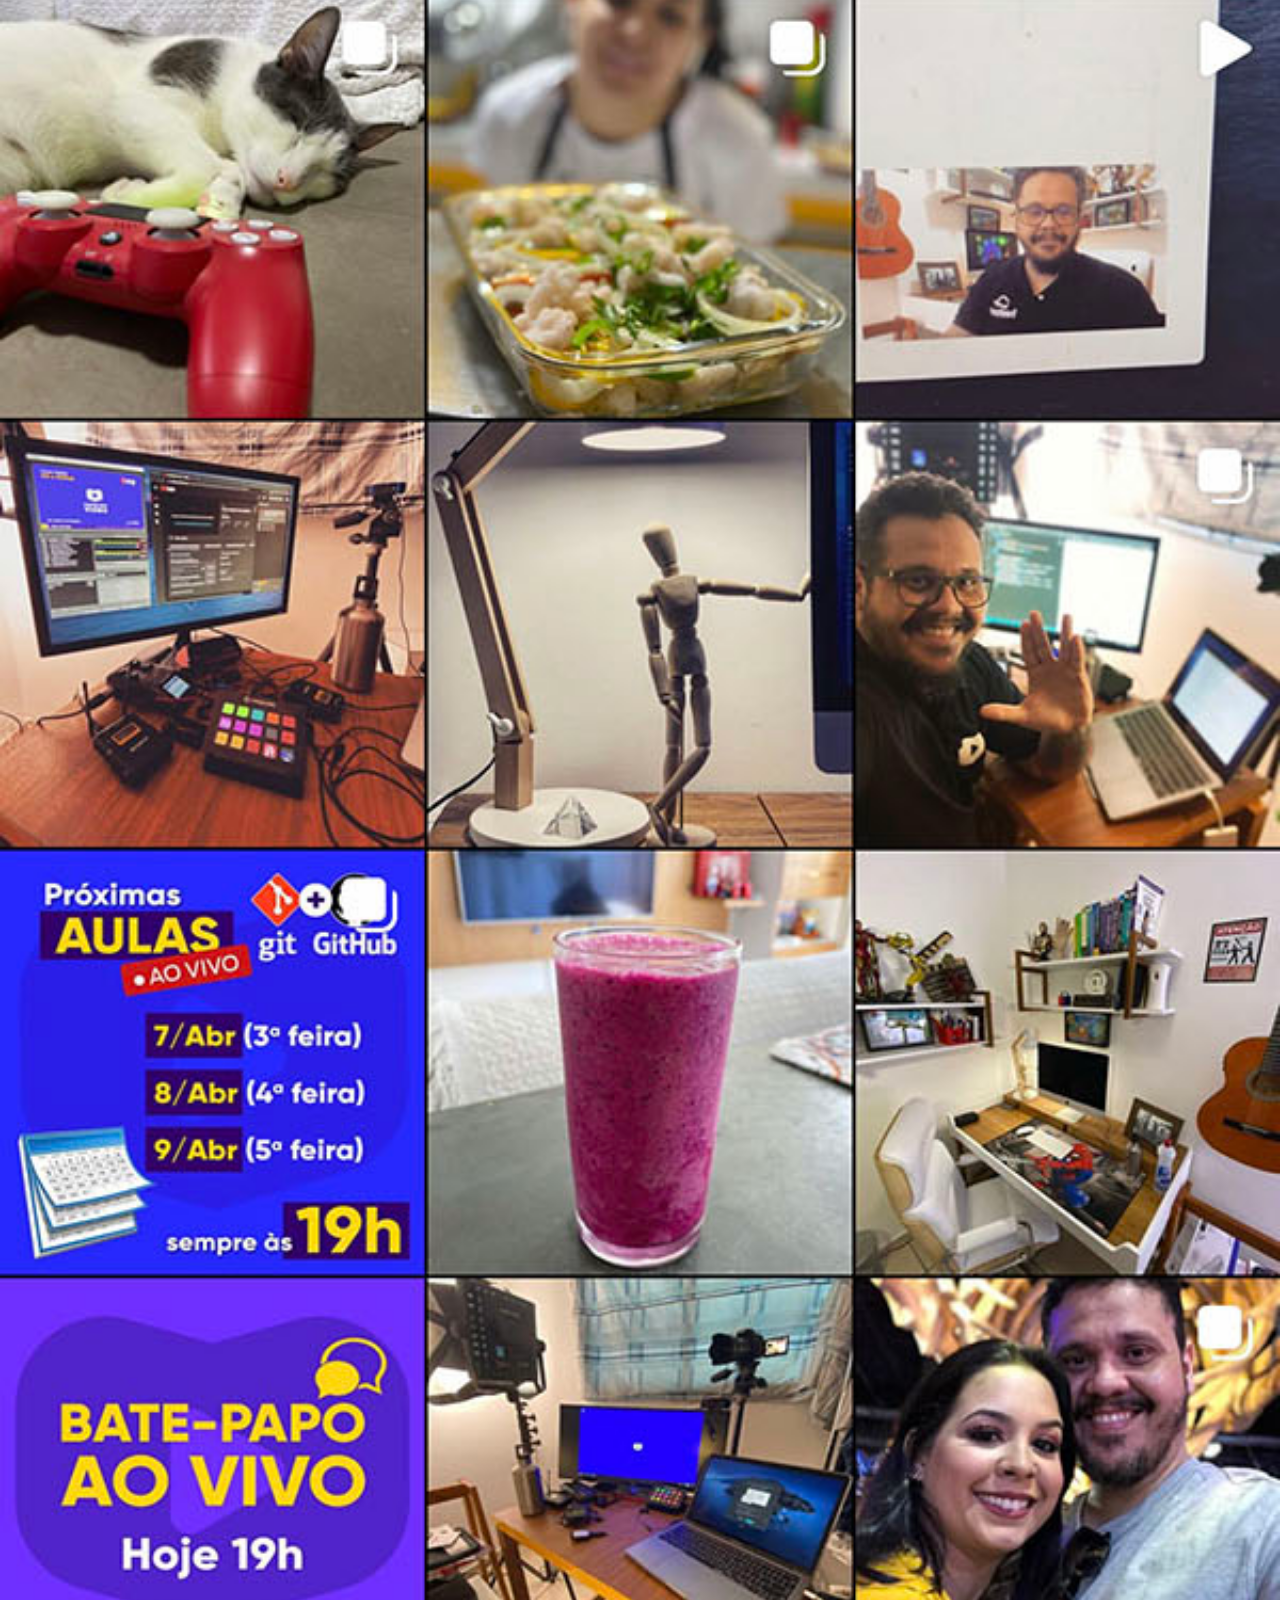
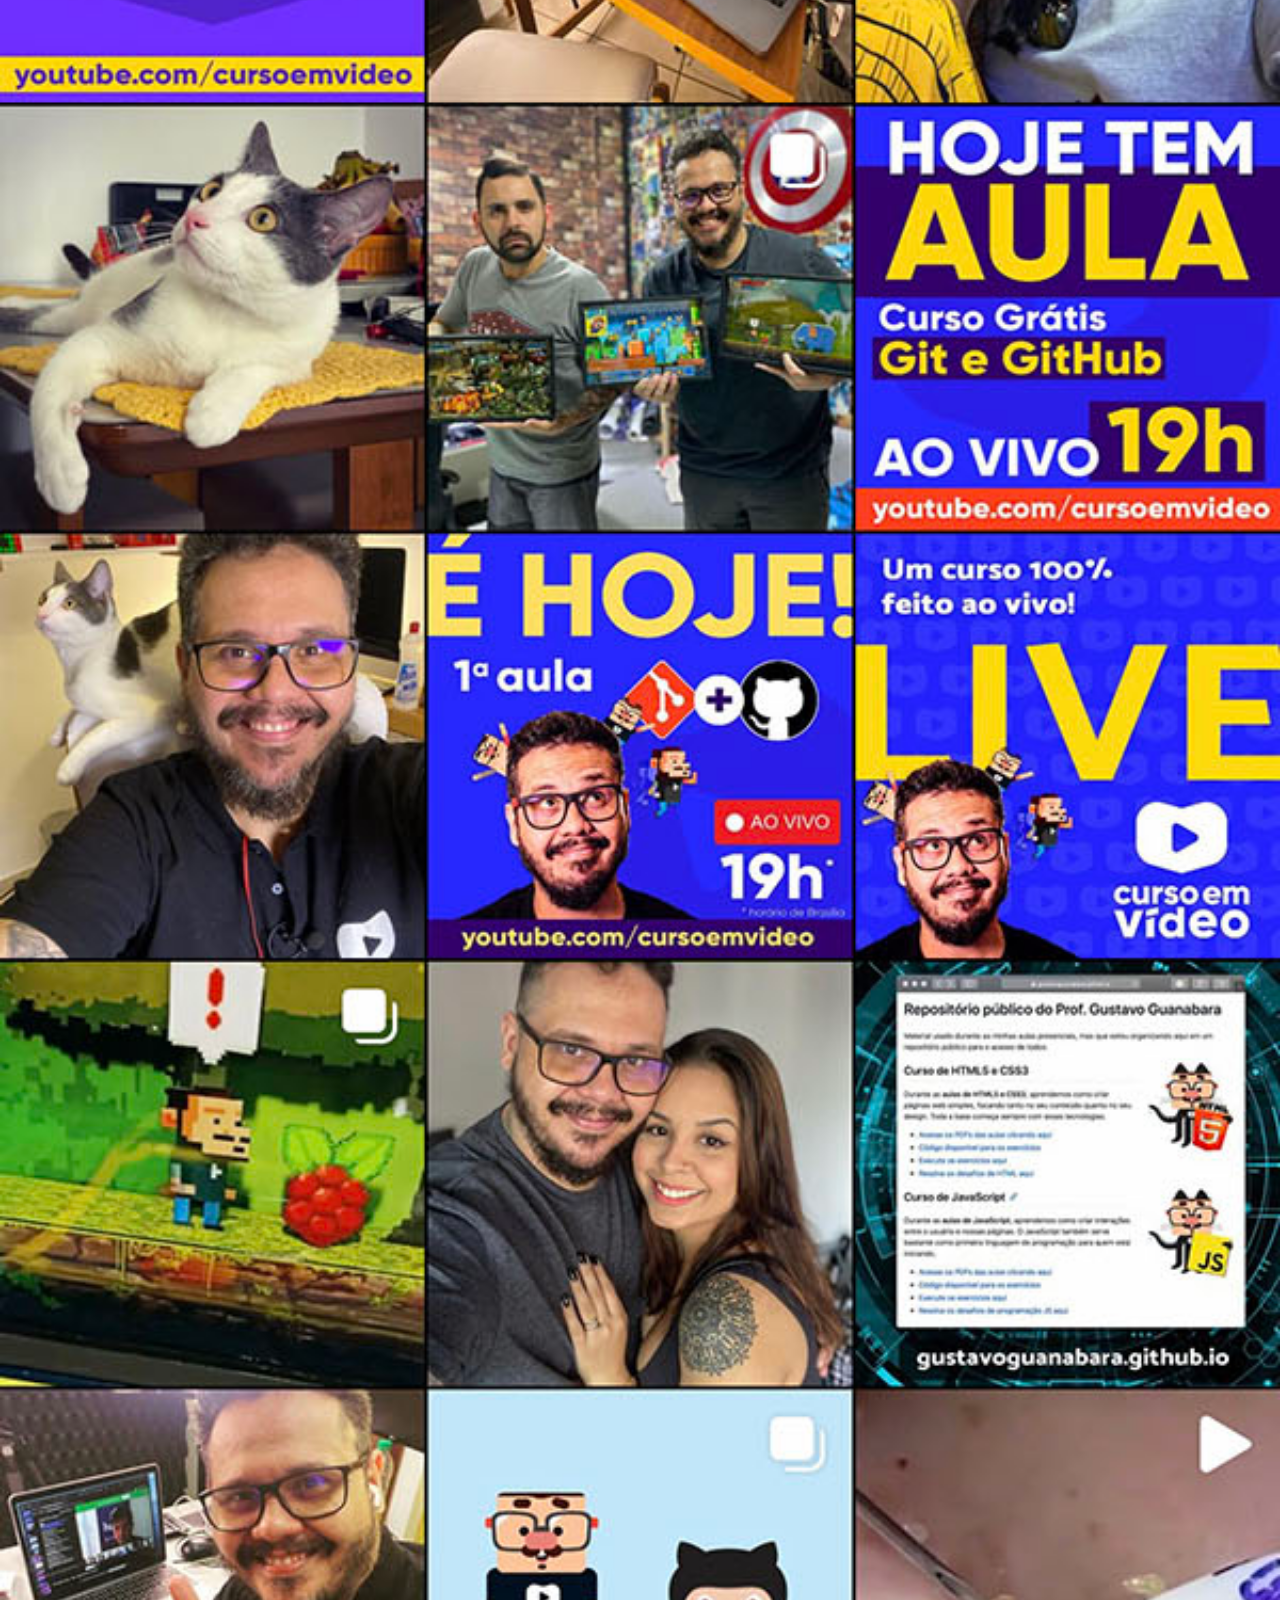
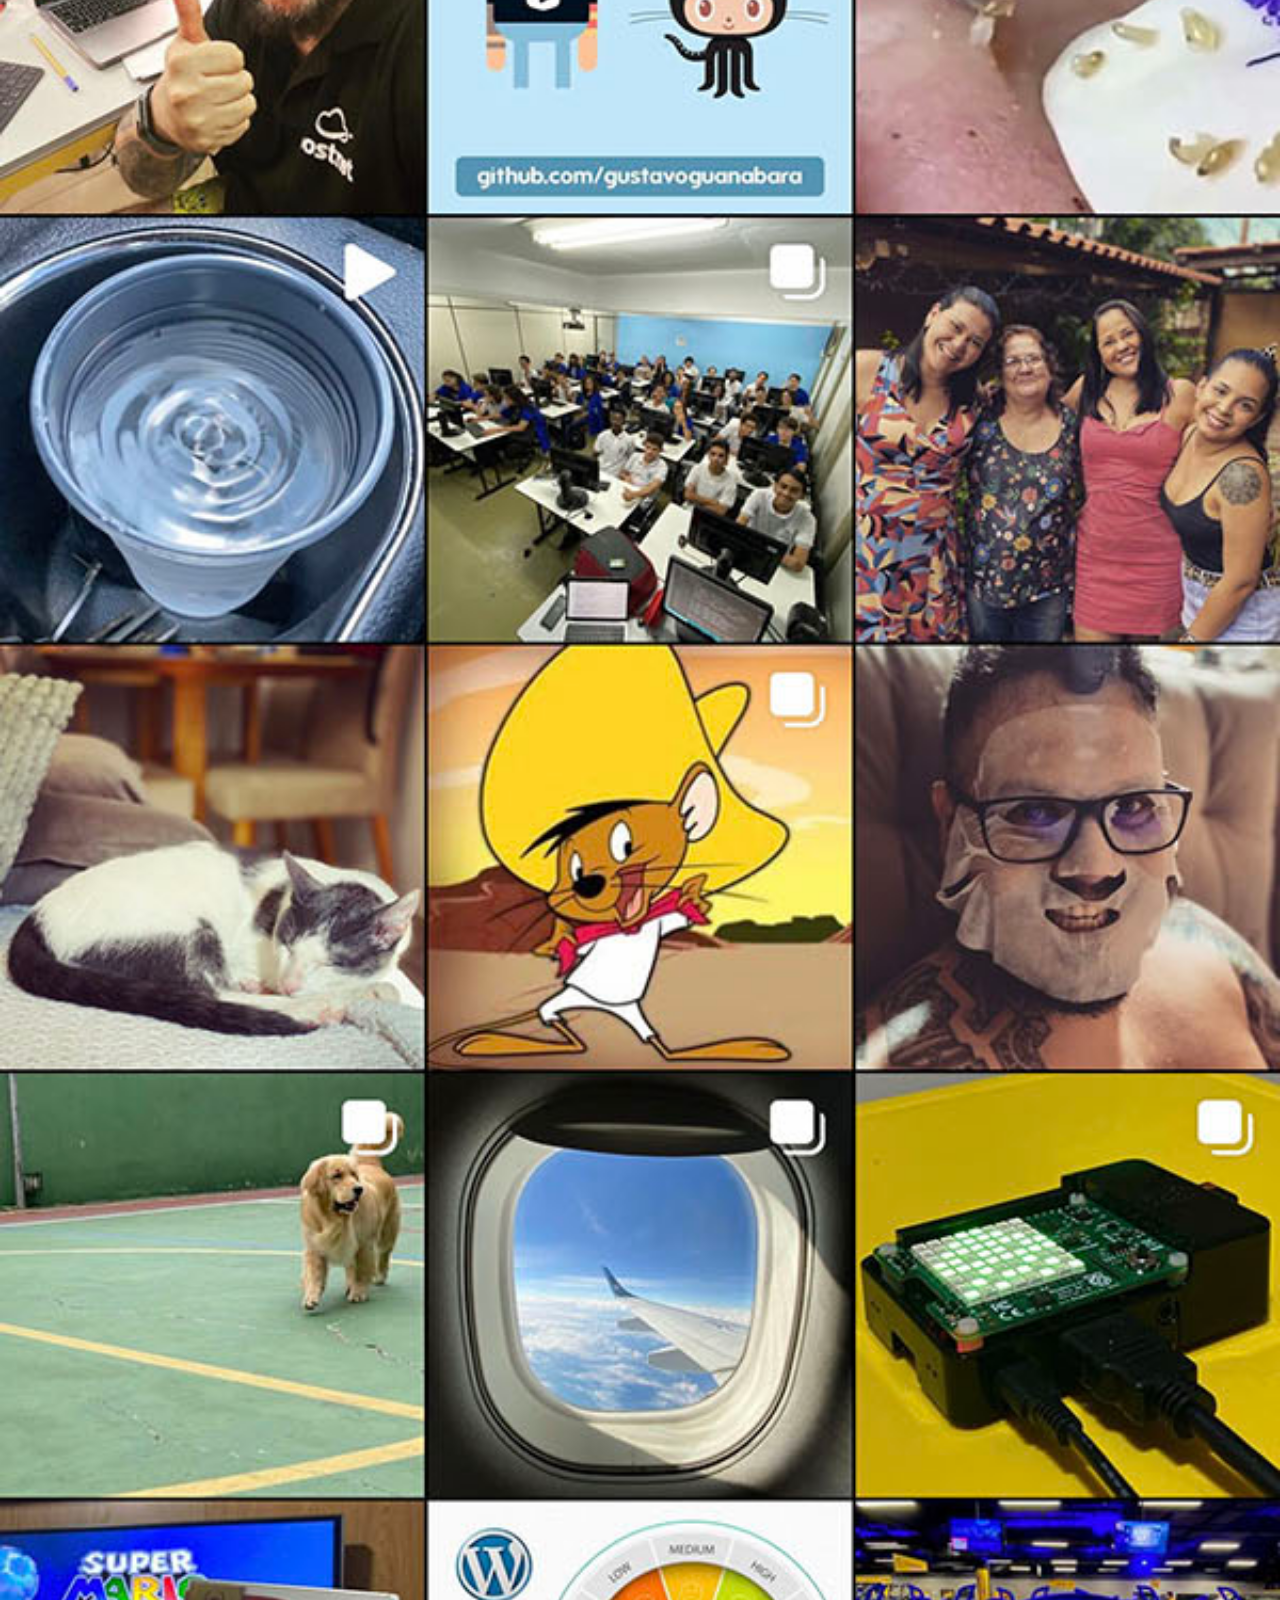
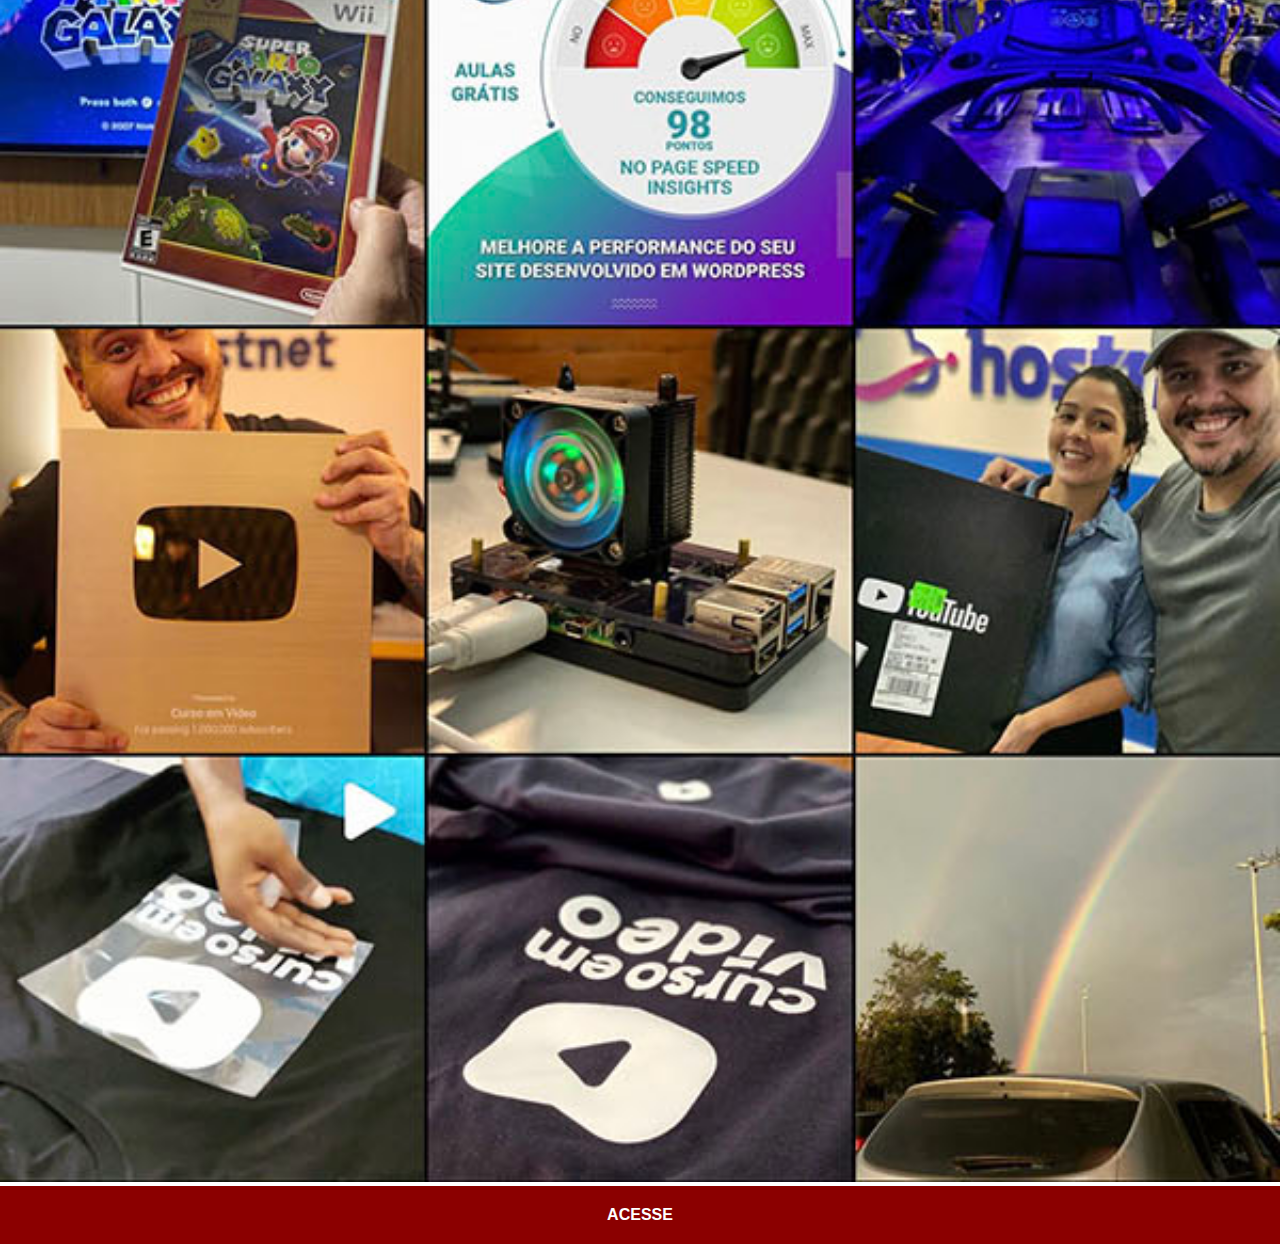
<file: instagram.html>
<!DOCTYPE html>
<html lang="pt-br">
<head>
    <meta charset="UTF-8">
    <meta http-equiv="X-UA-Compatible" content="IE=edge">
    <meta name="viewport" content="width=device-width, initial-scale=1.0">
    <link rel="stylesheet" href="estilos/social.css">
    <title>Instagram</title>
</head>
<body>
    <img src="imagens/tela-instagram.jpg" alt="Instagram">
    <a href="https://www.instagram.com/gustavoguanabara/" target="_blank">ACESSE</a>
</body>
</html>
</file>
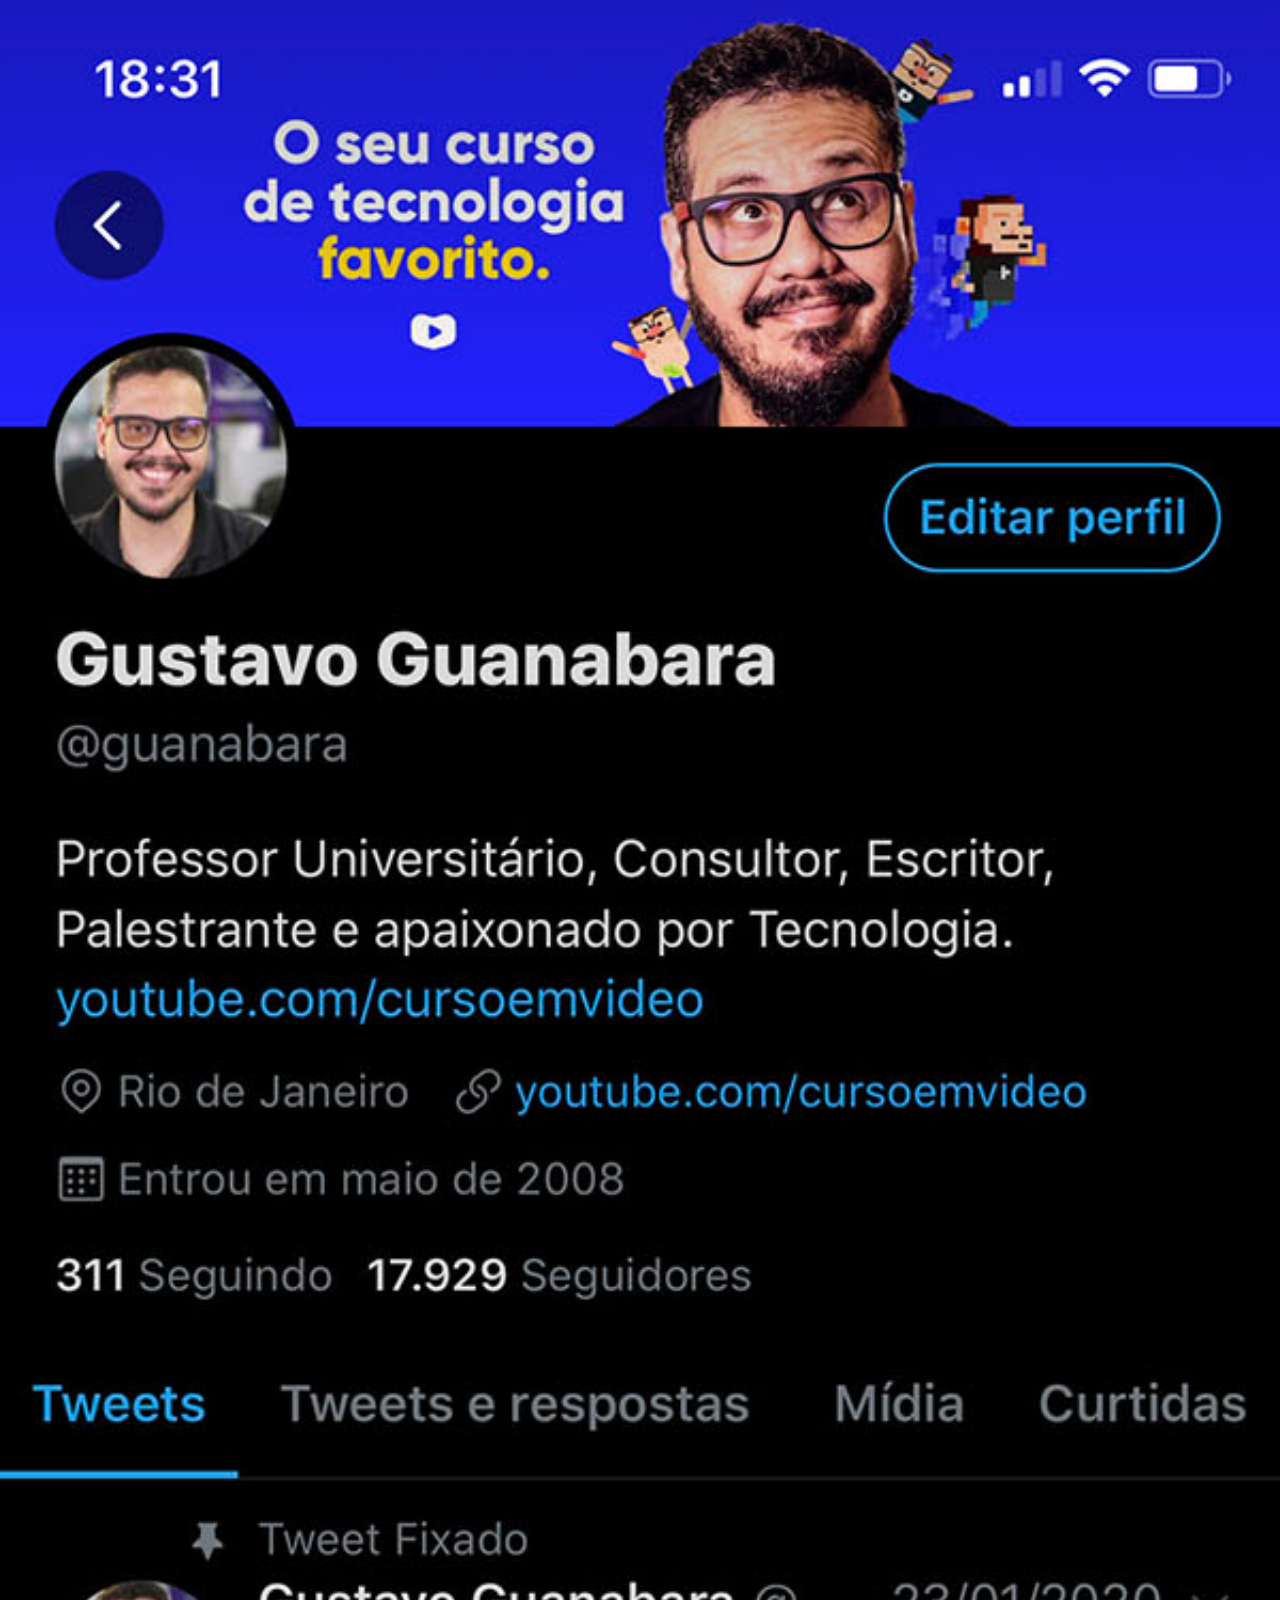
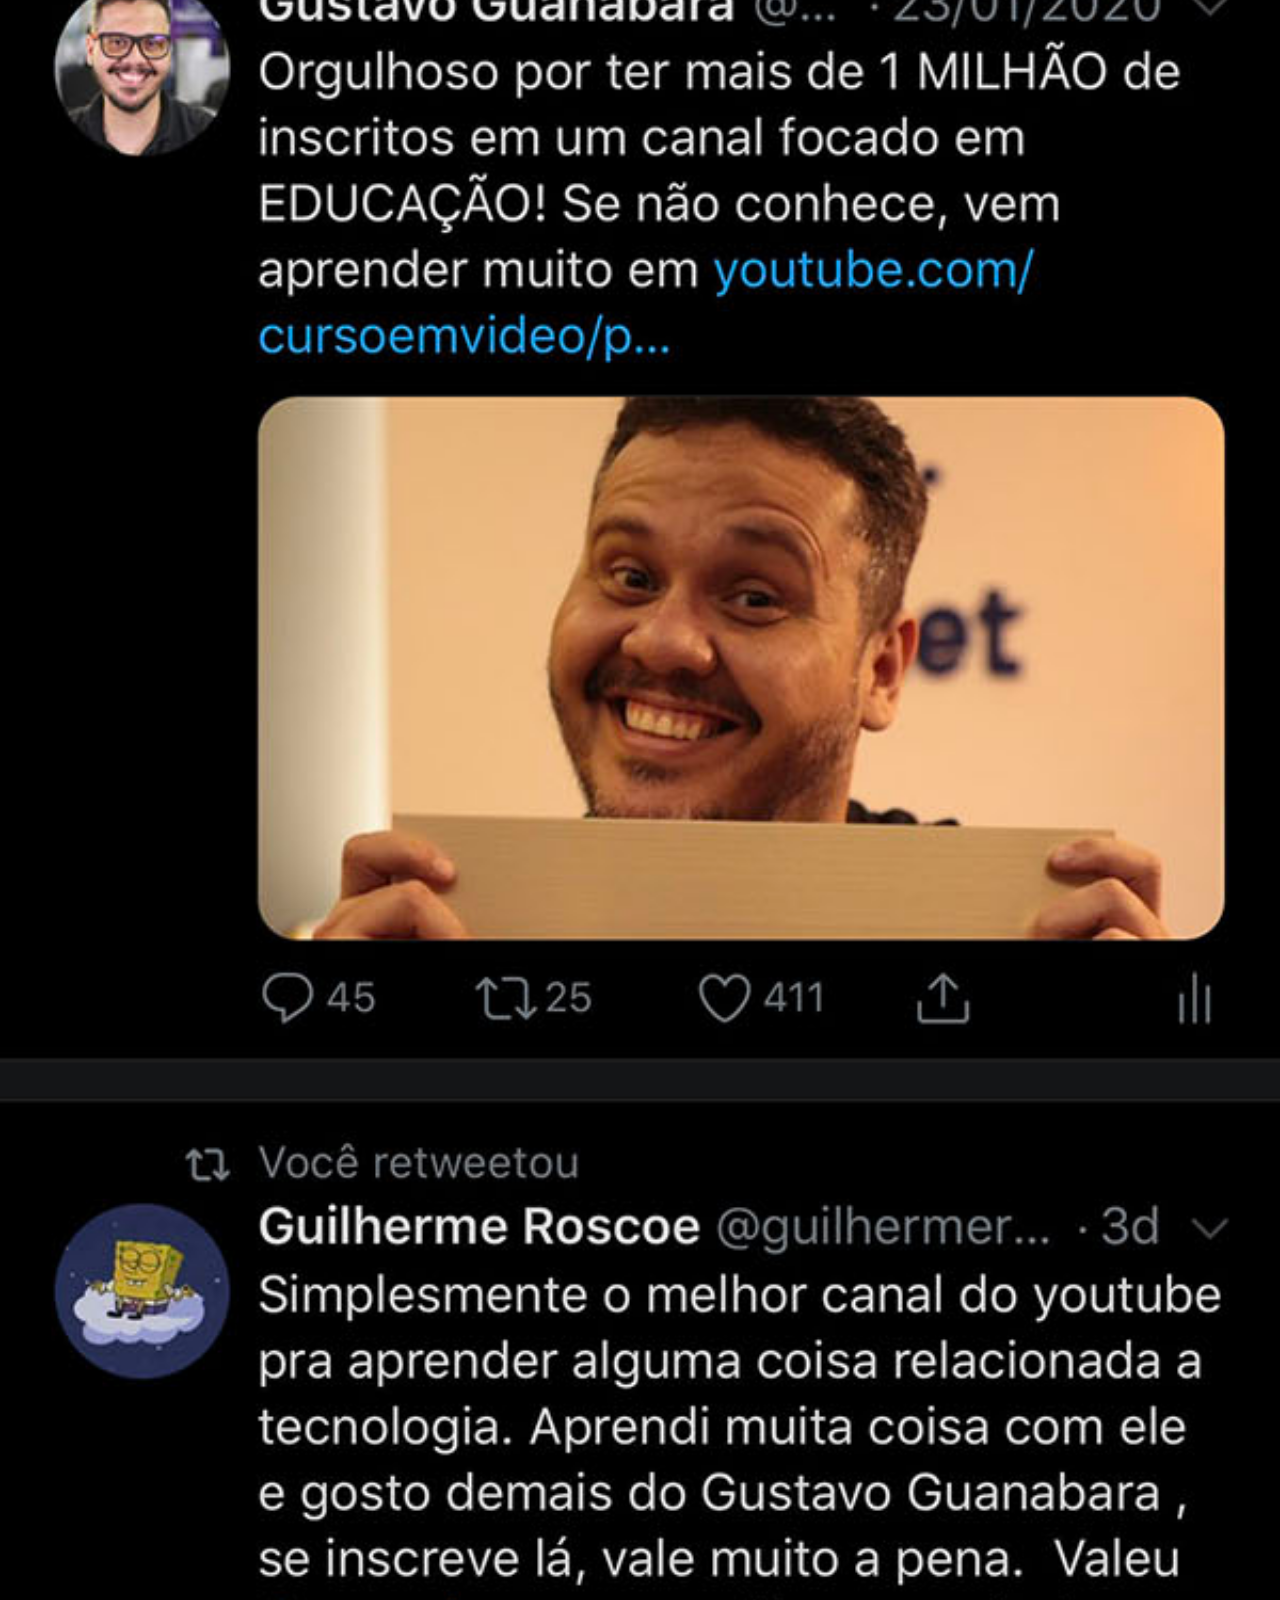
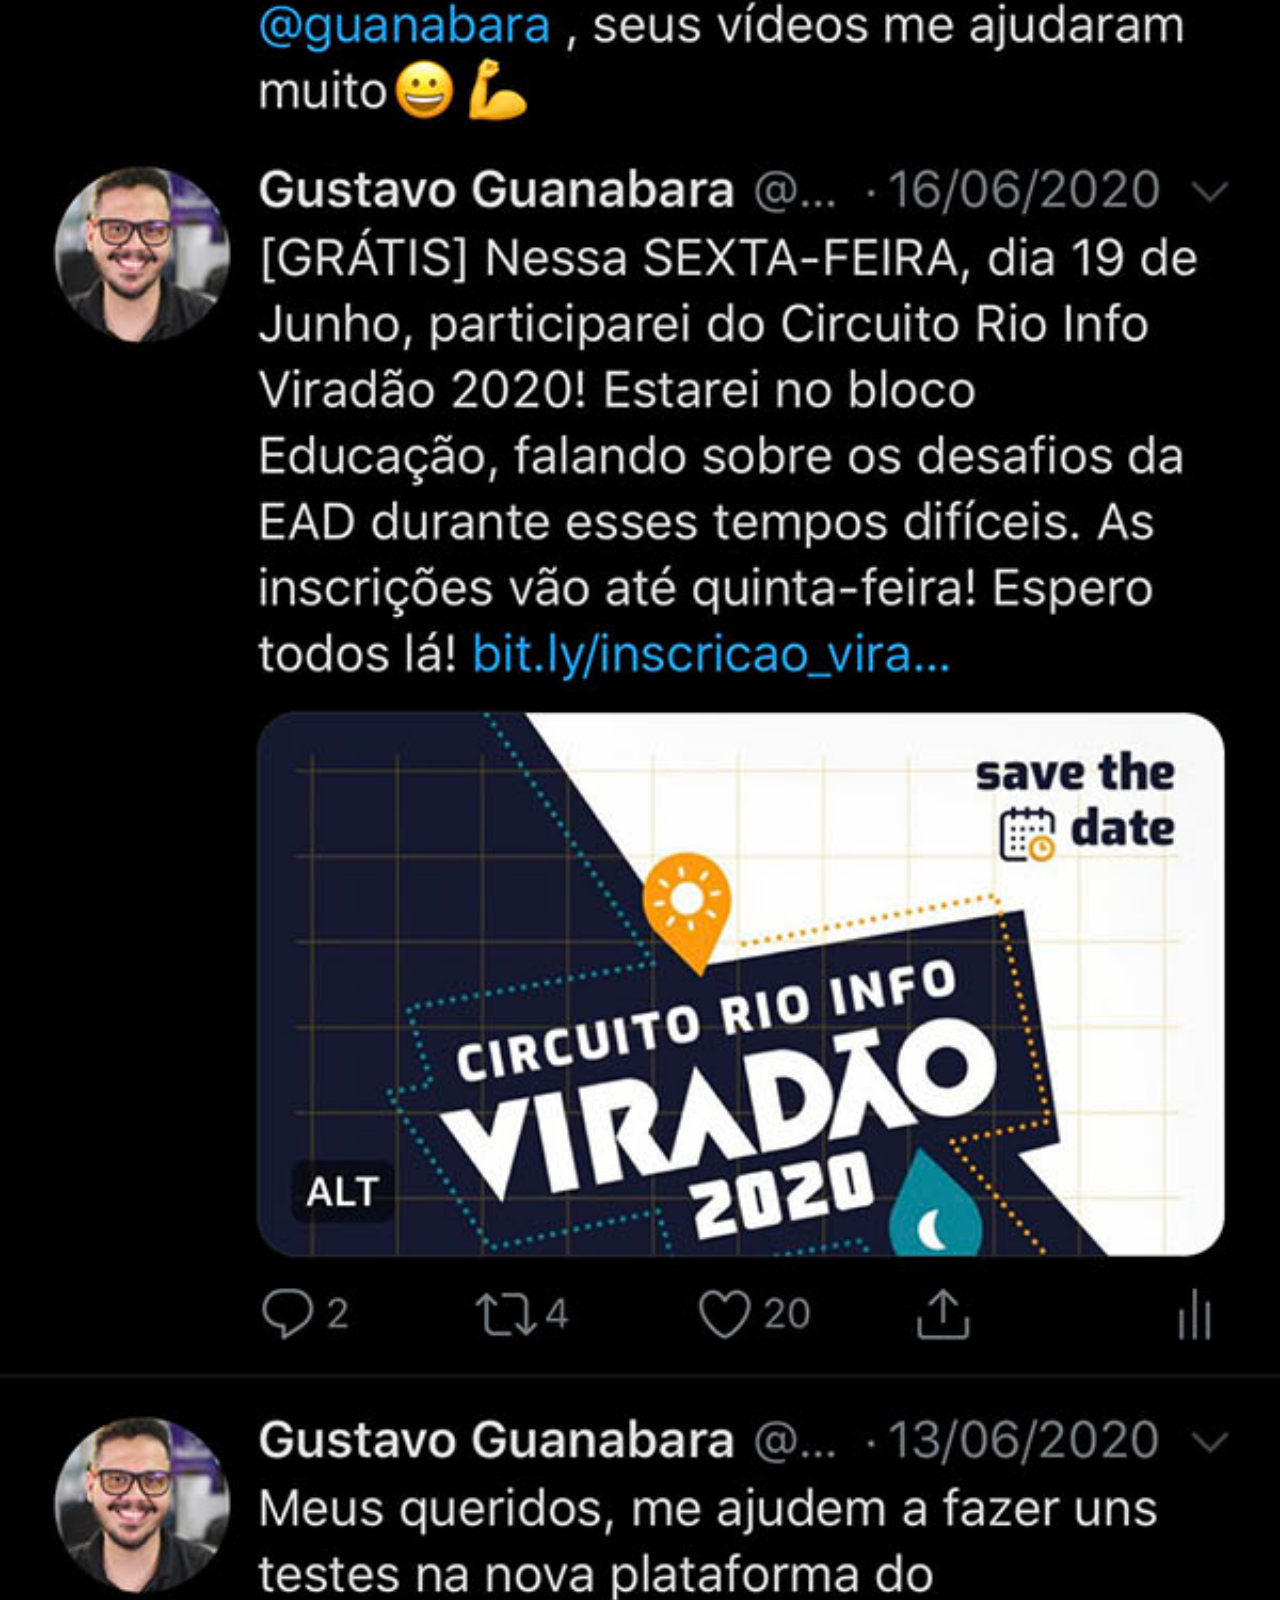
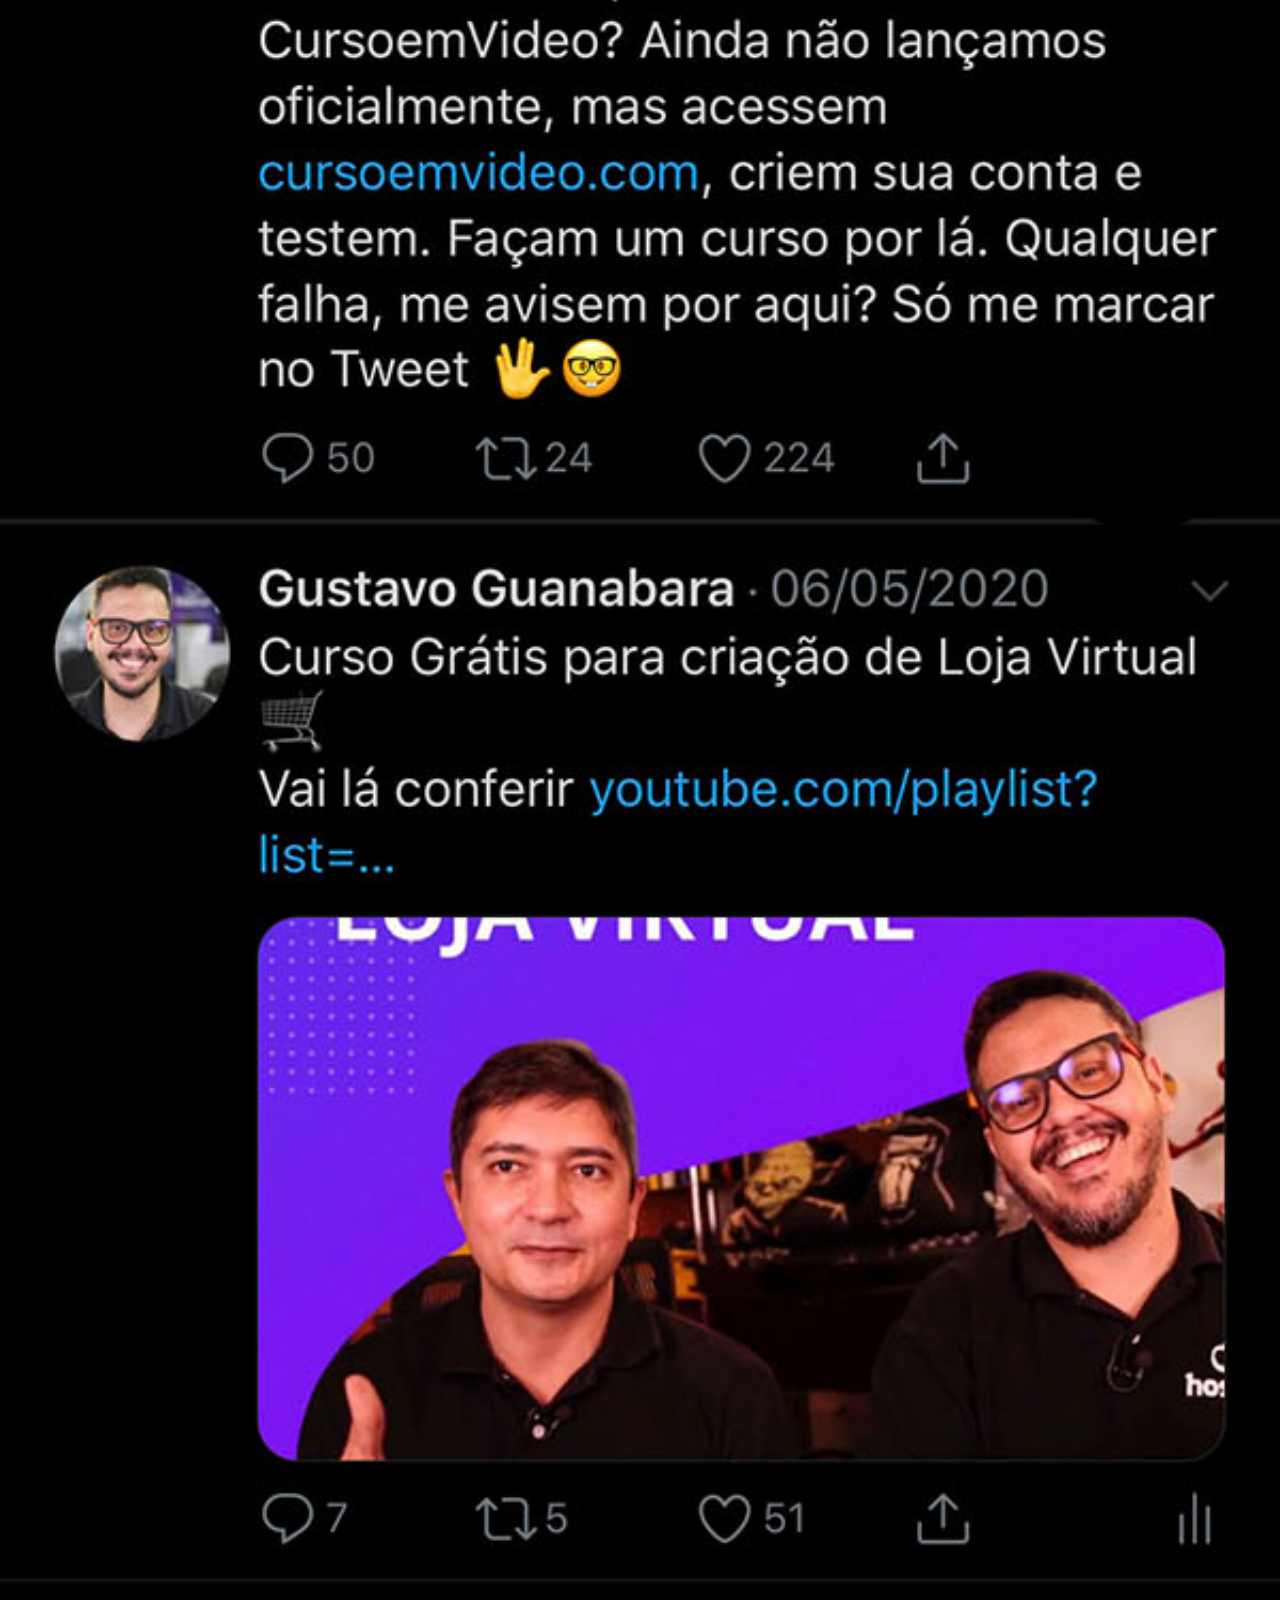
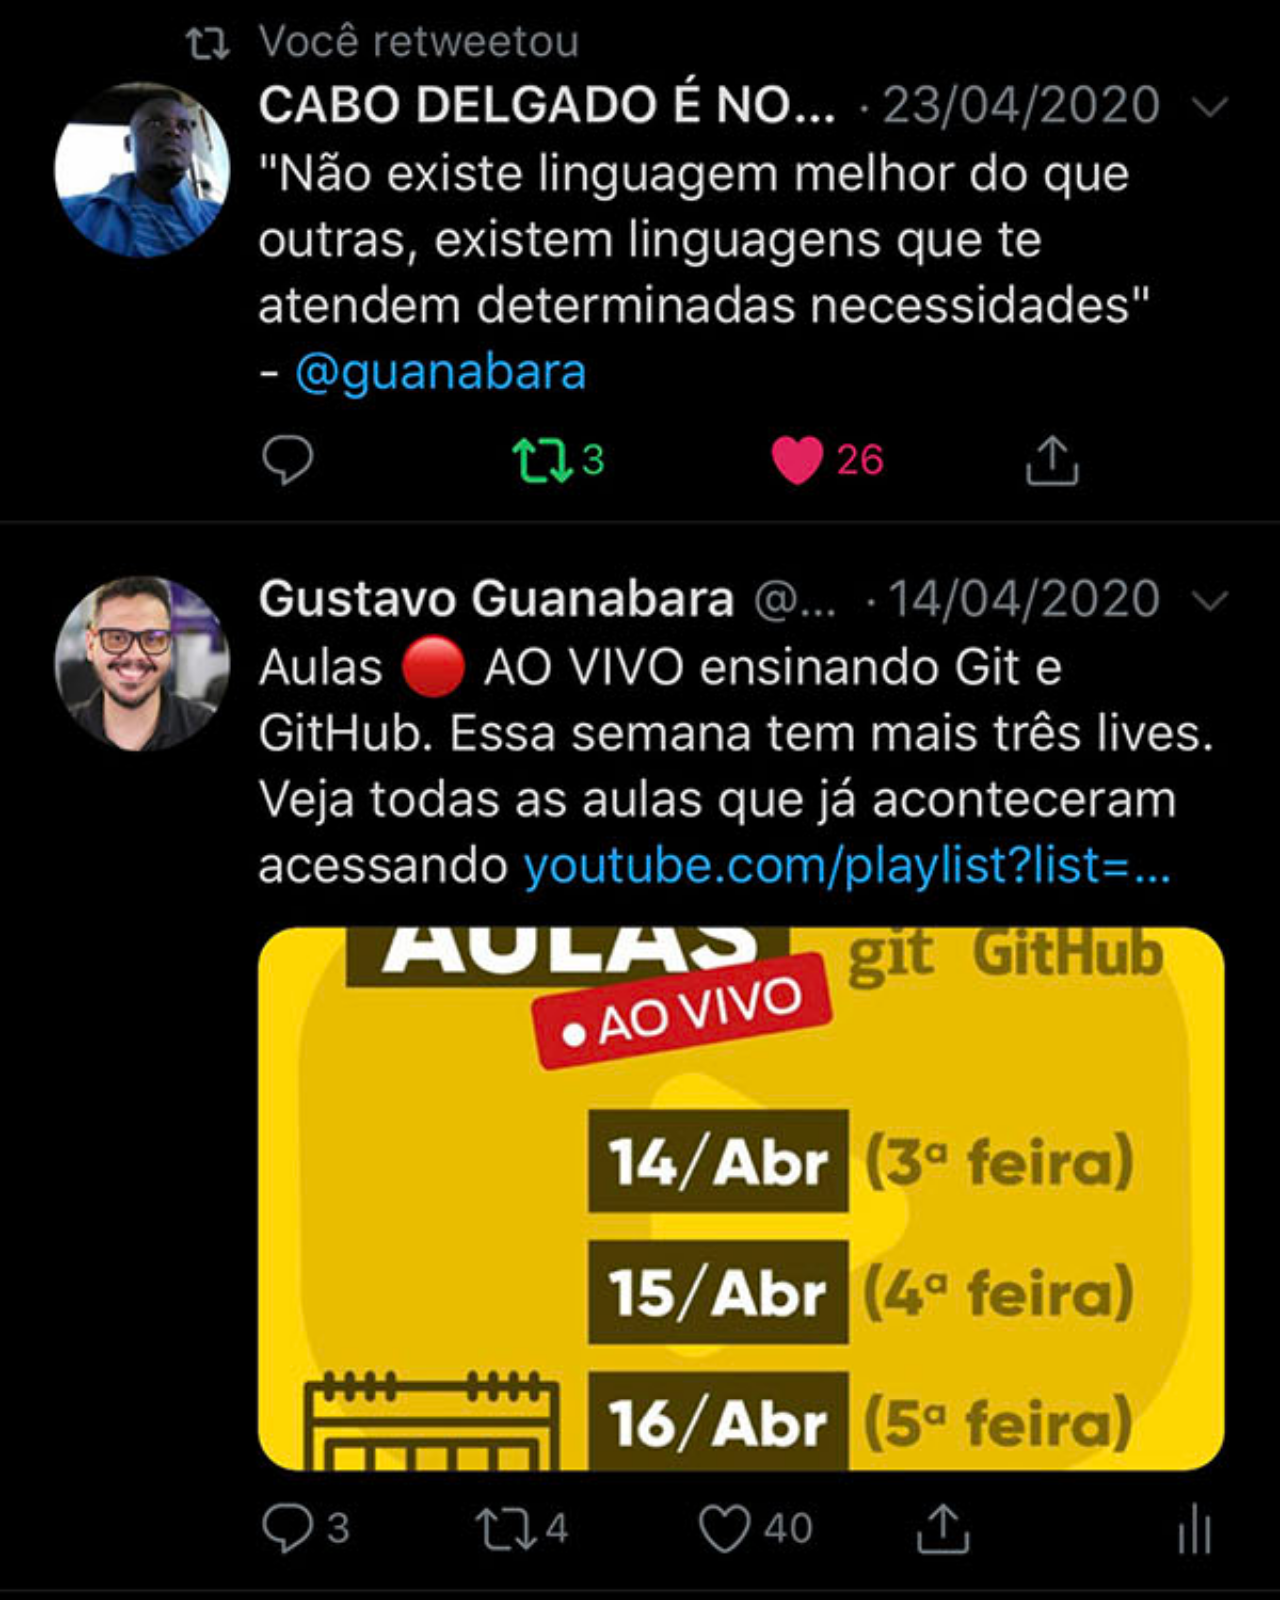
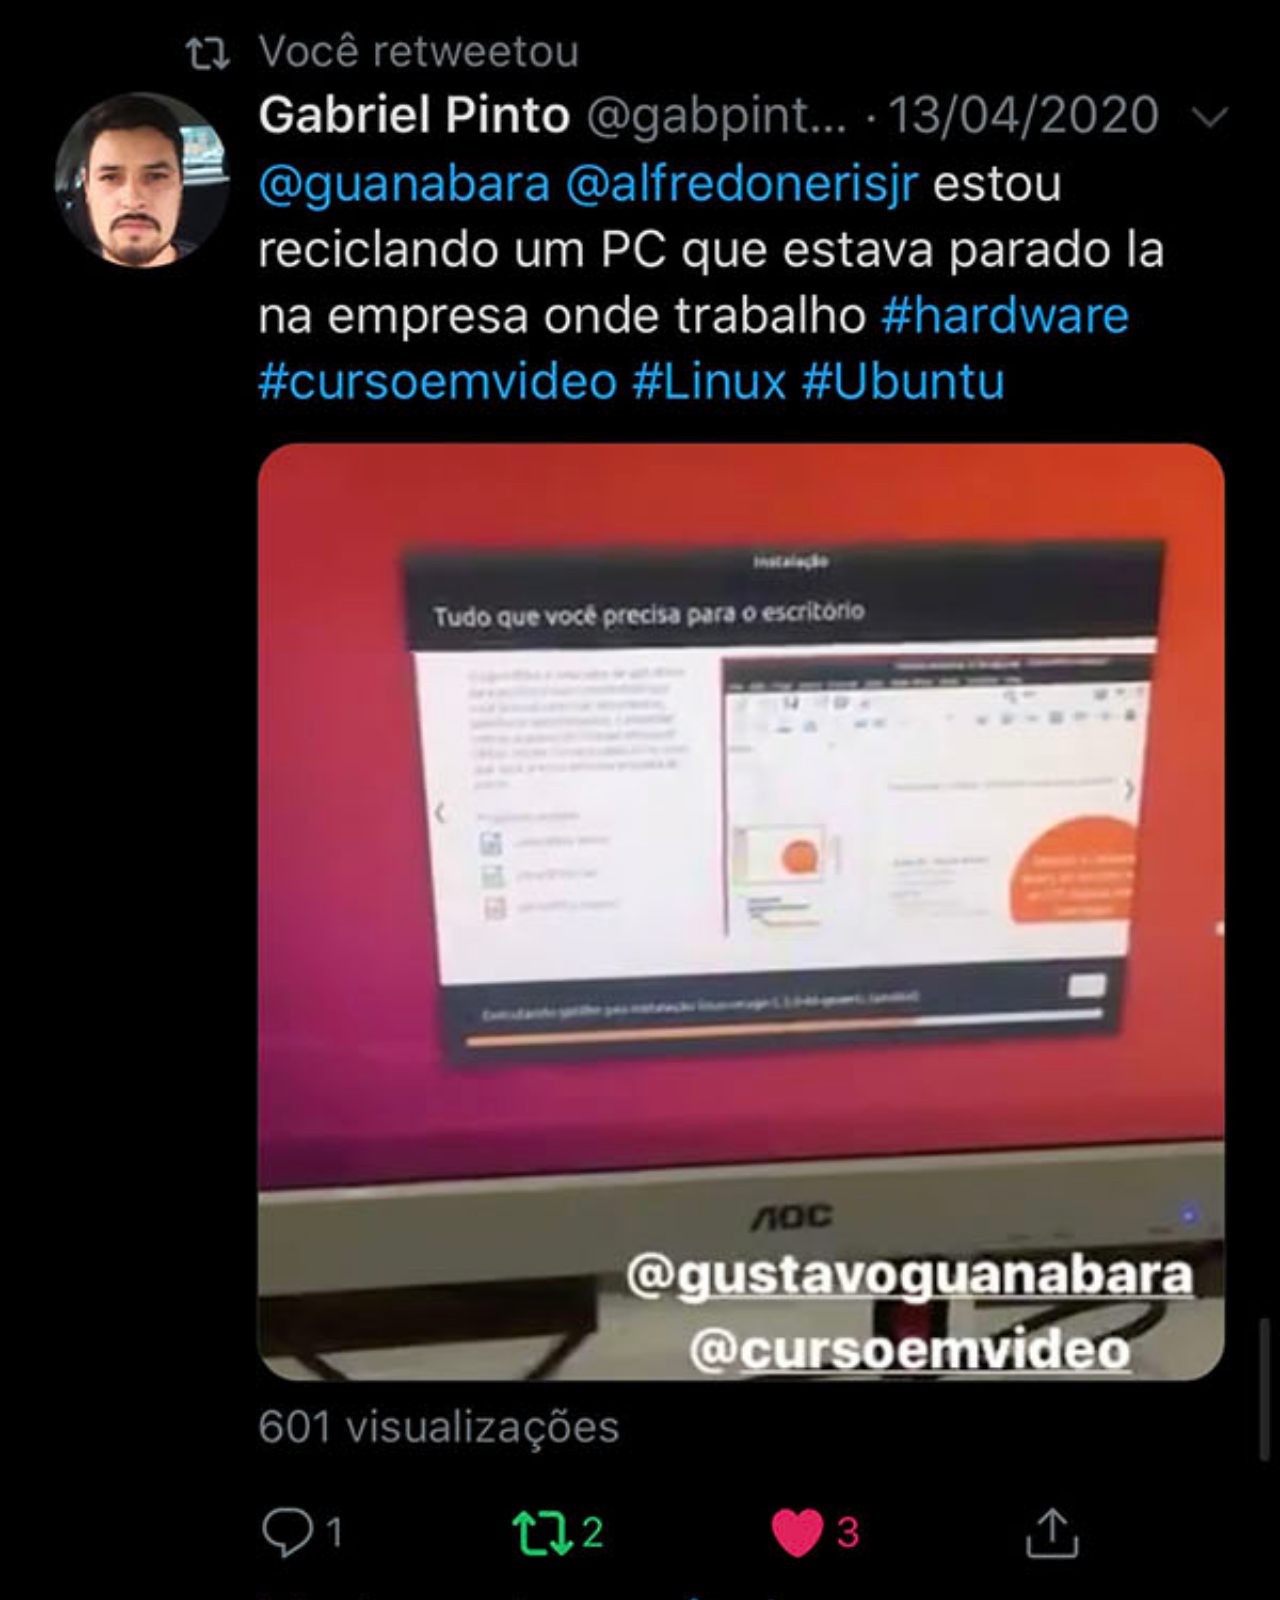
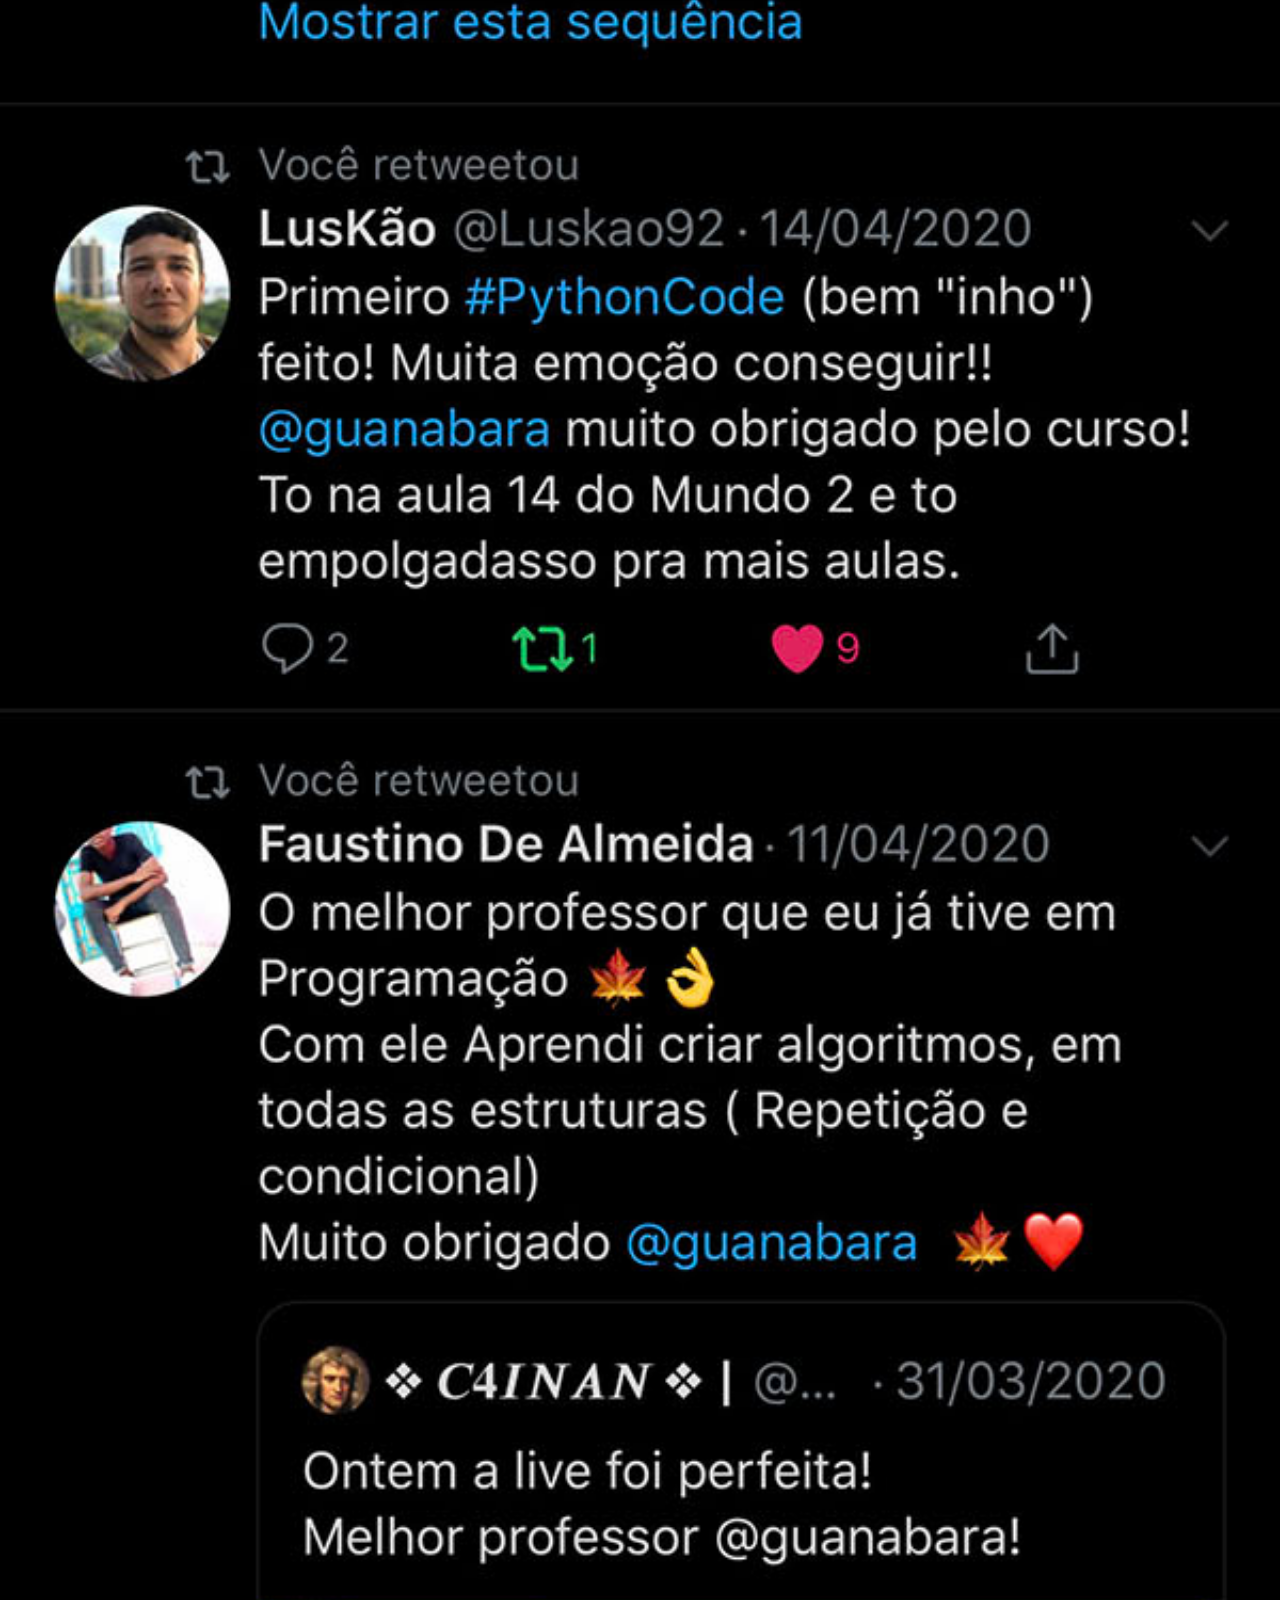
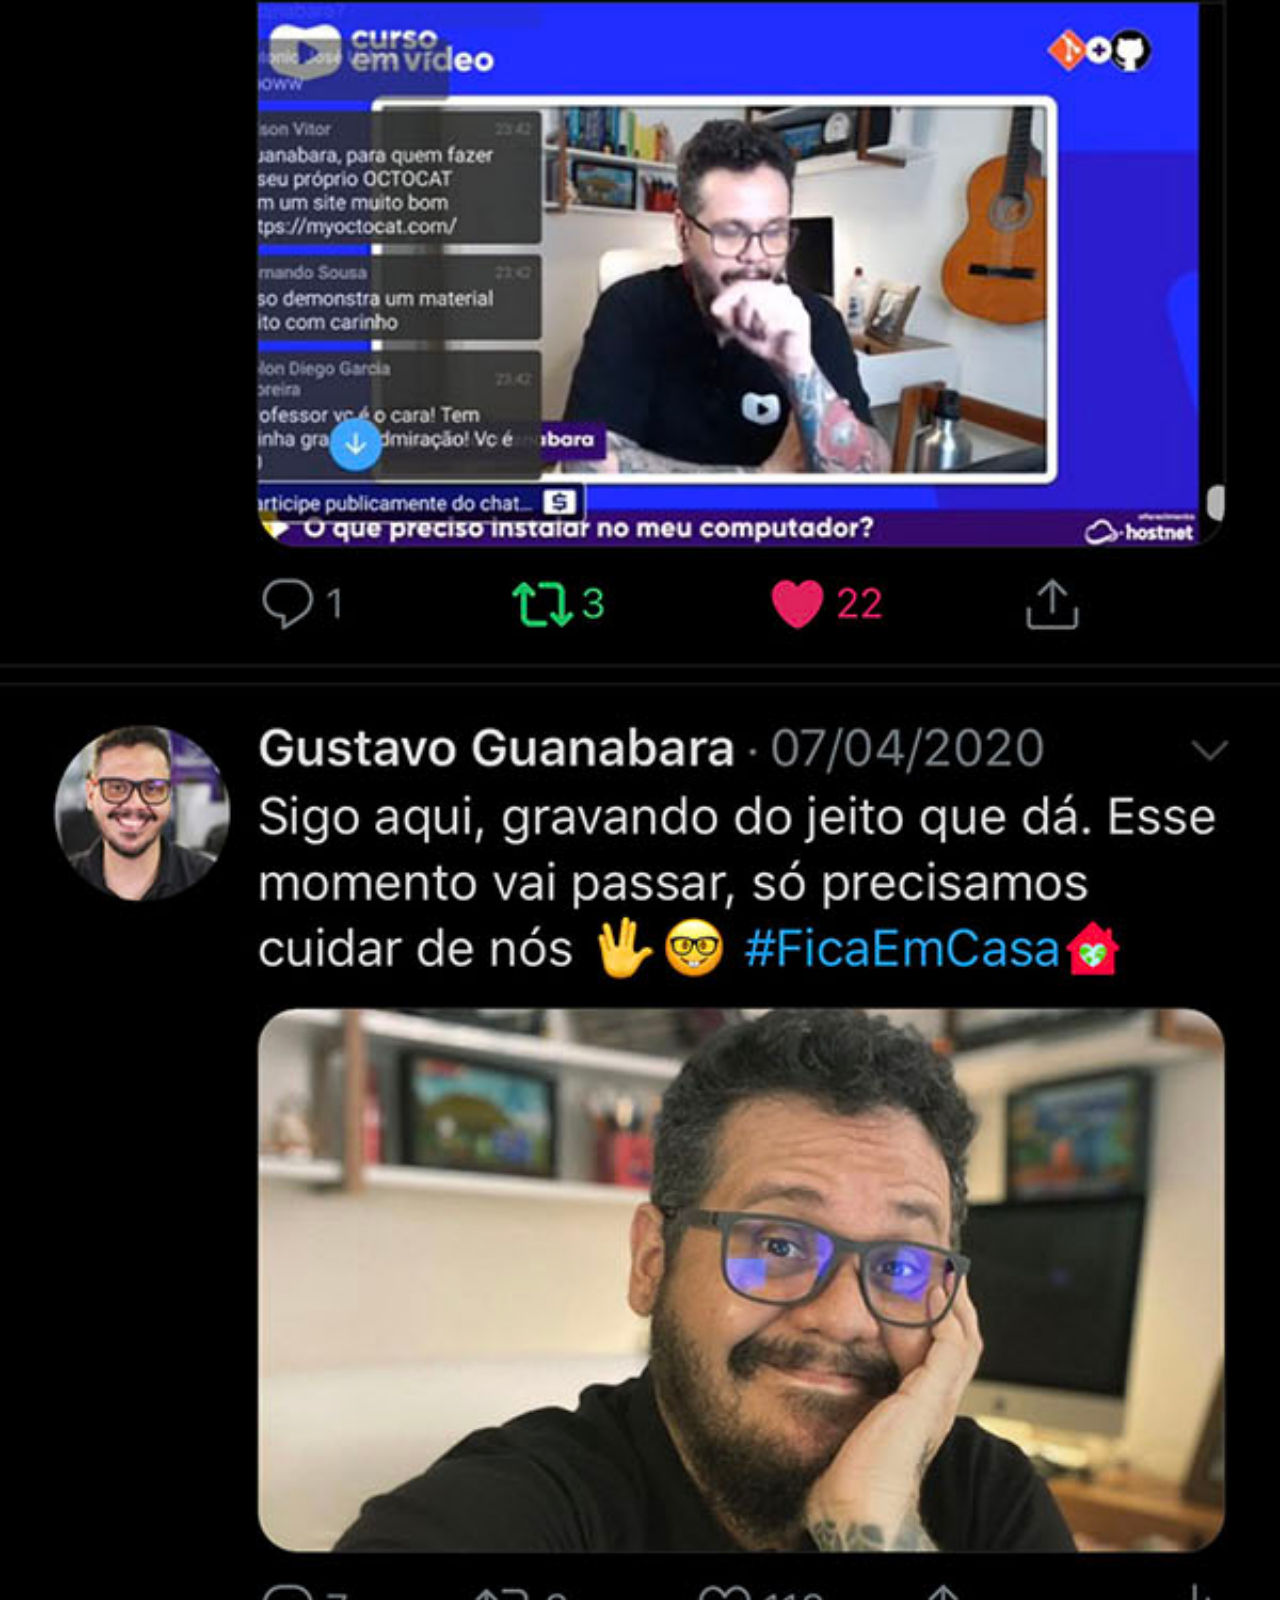
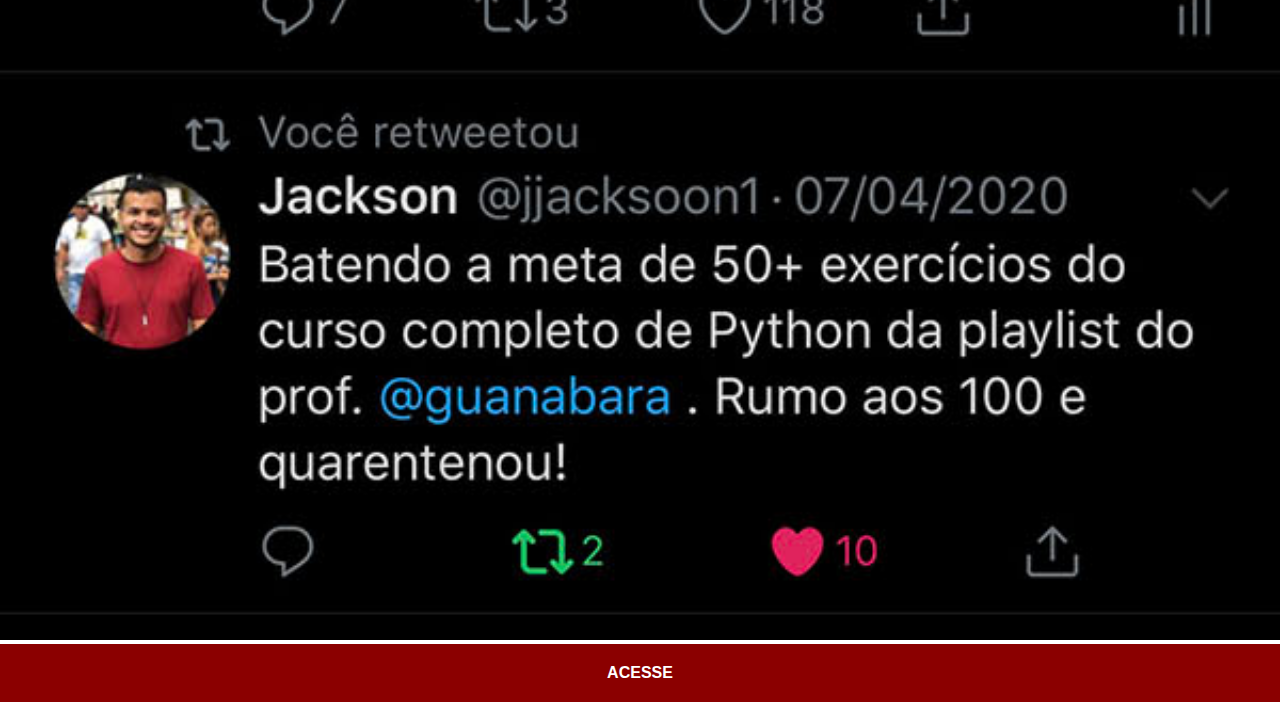
<file: twitter.html>
<!DOCTYPE html>
<html lang="pt-br">
<head>
    <meta charset="UTF-8">
    <meta http-equiv="X-UA-Compatible" content="IE=edge">
    <meta name="viewport" content="width=device-width, initial-scale=1.0">
    <link rel="stylesheet" href="estilos/social.css">
    <title>Twitter</title>
</head>
<body>
    <img src="imagens/tela-twitter.jpg" alt="Twitter">
    <a href="https://twitter.com/guanabara" target="_blank">ACESSE</a>
</body>
</html>
</file>
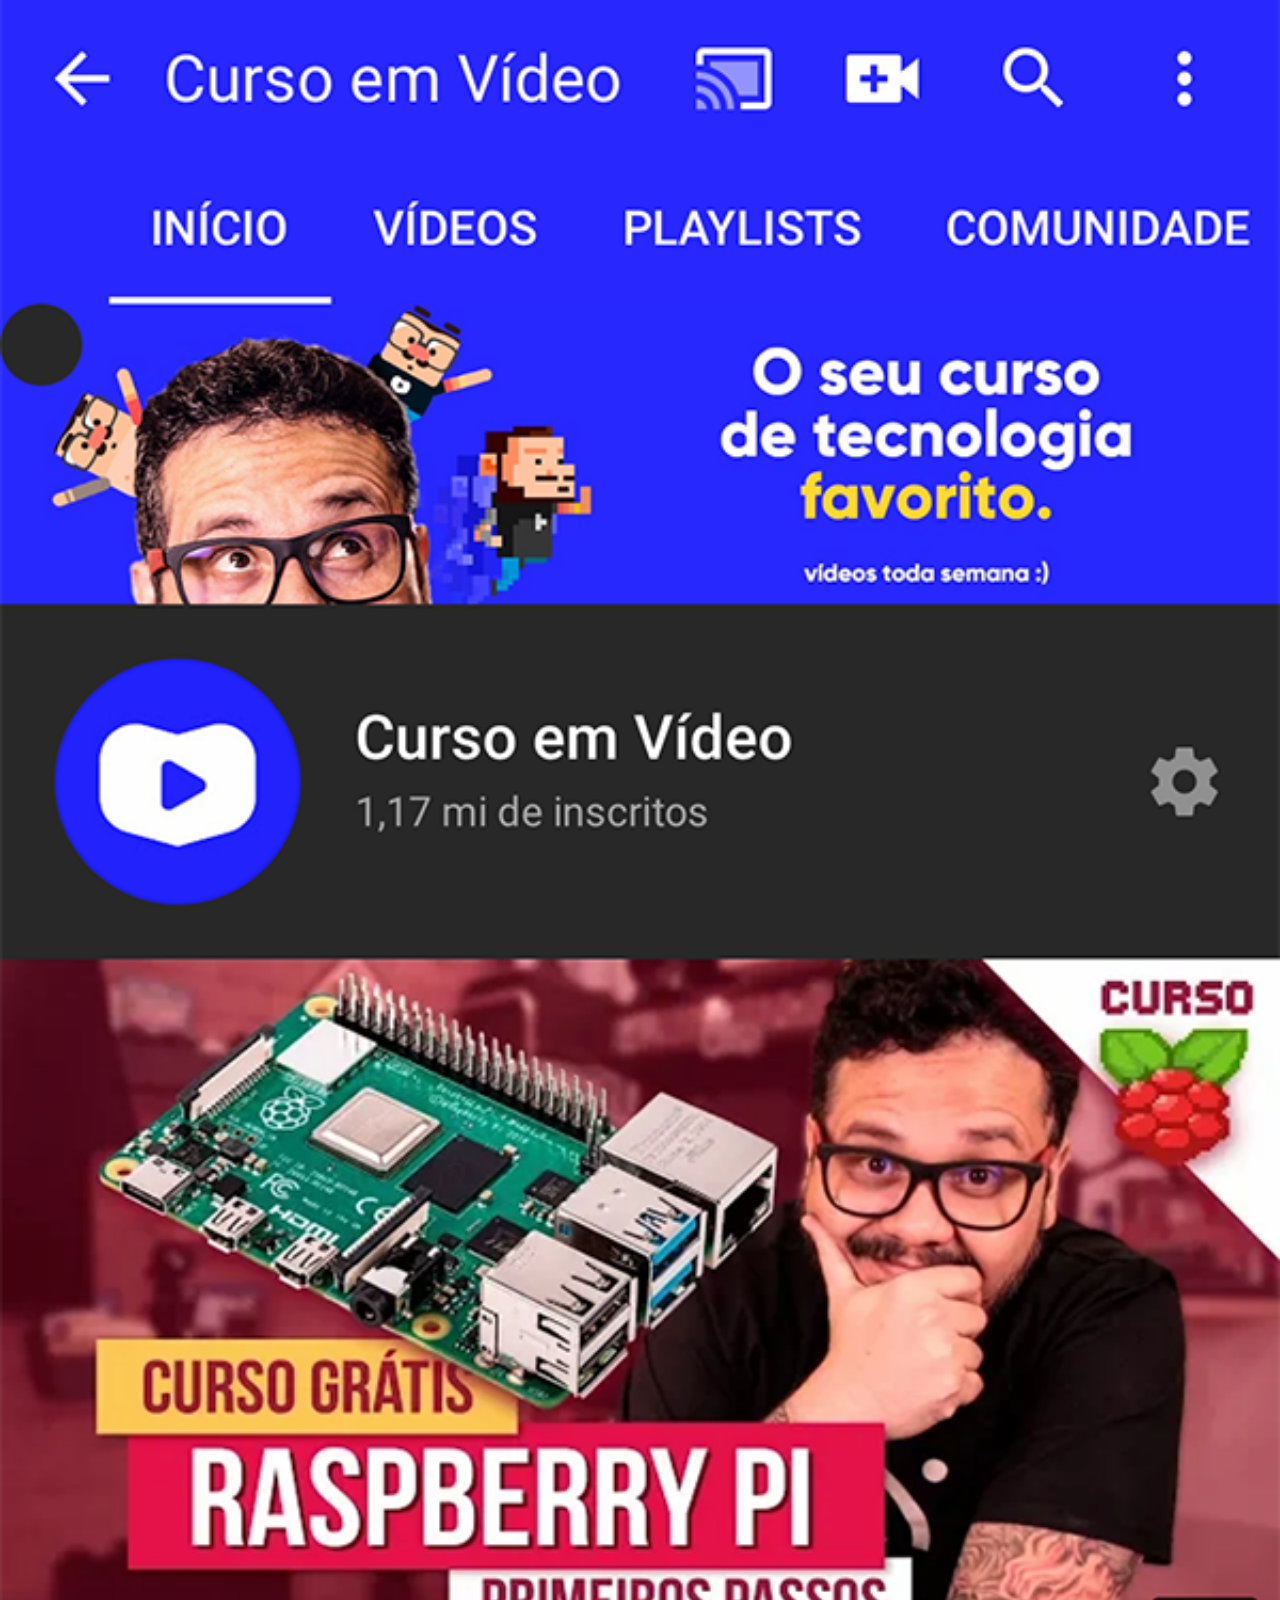
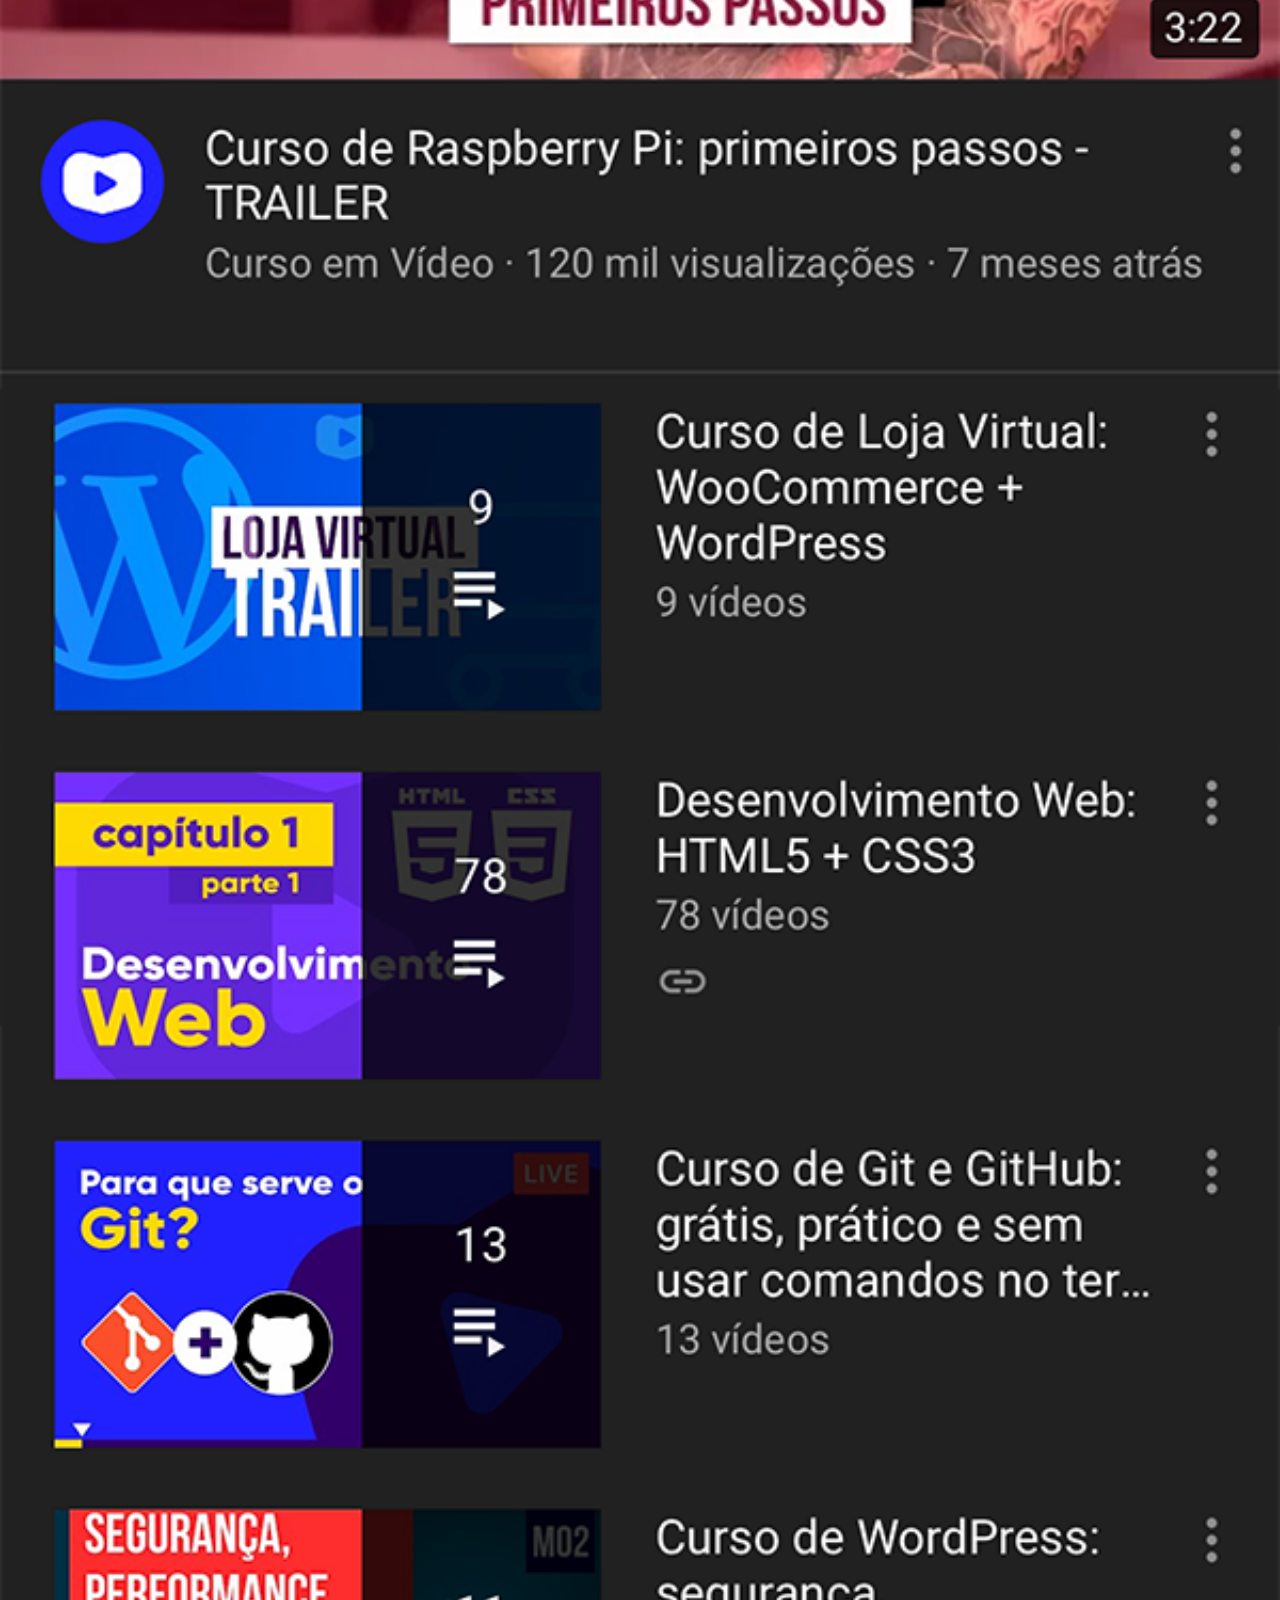
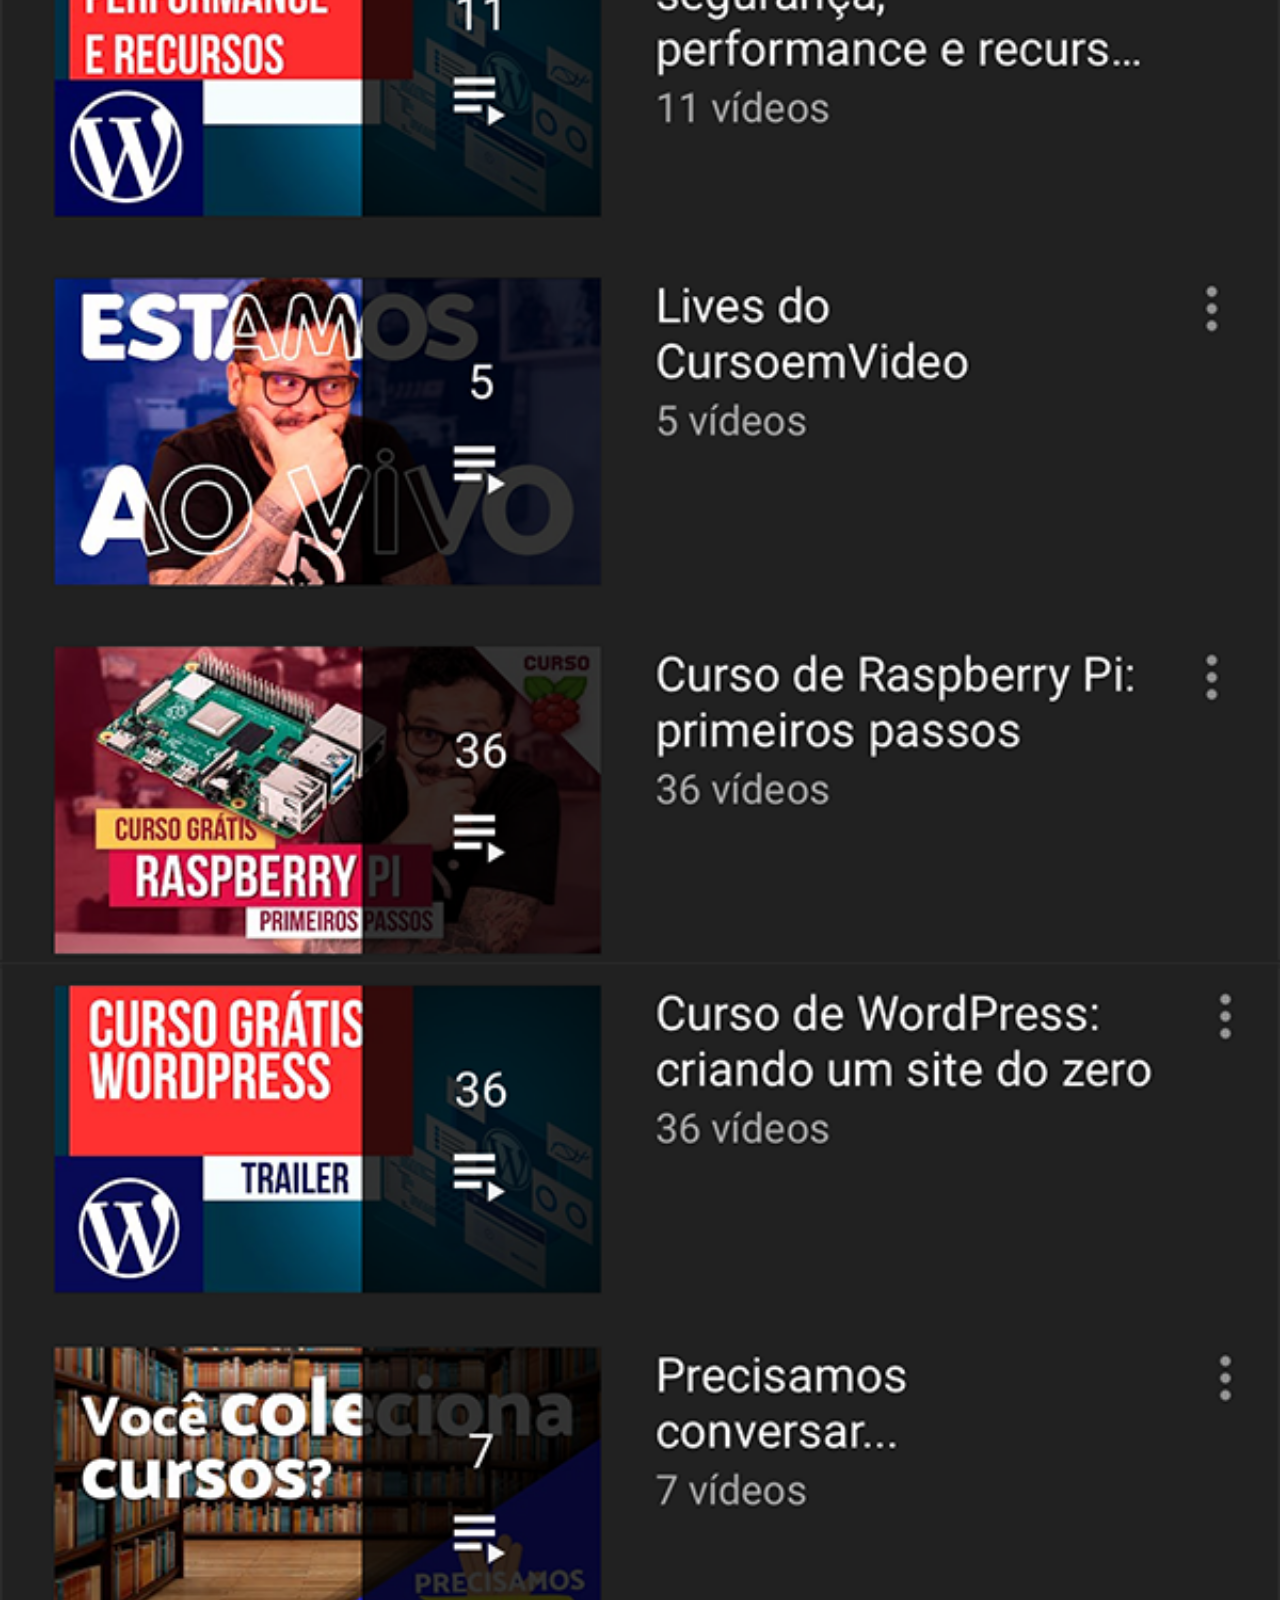
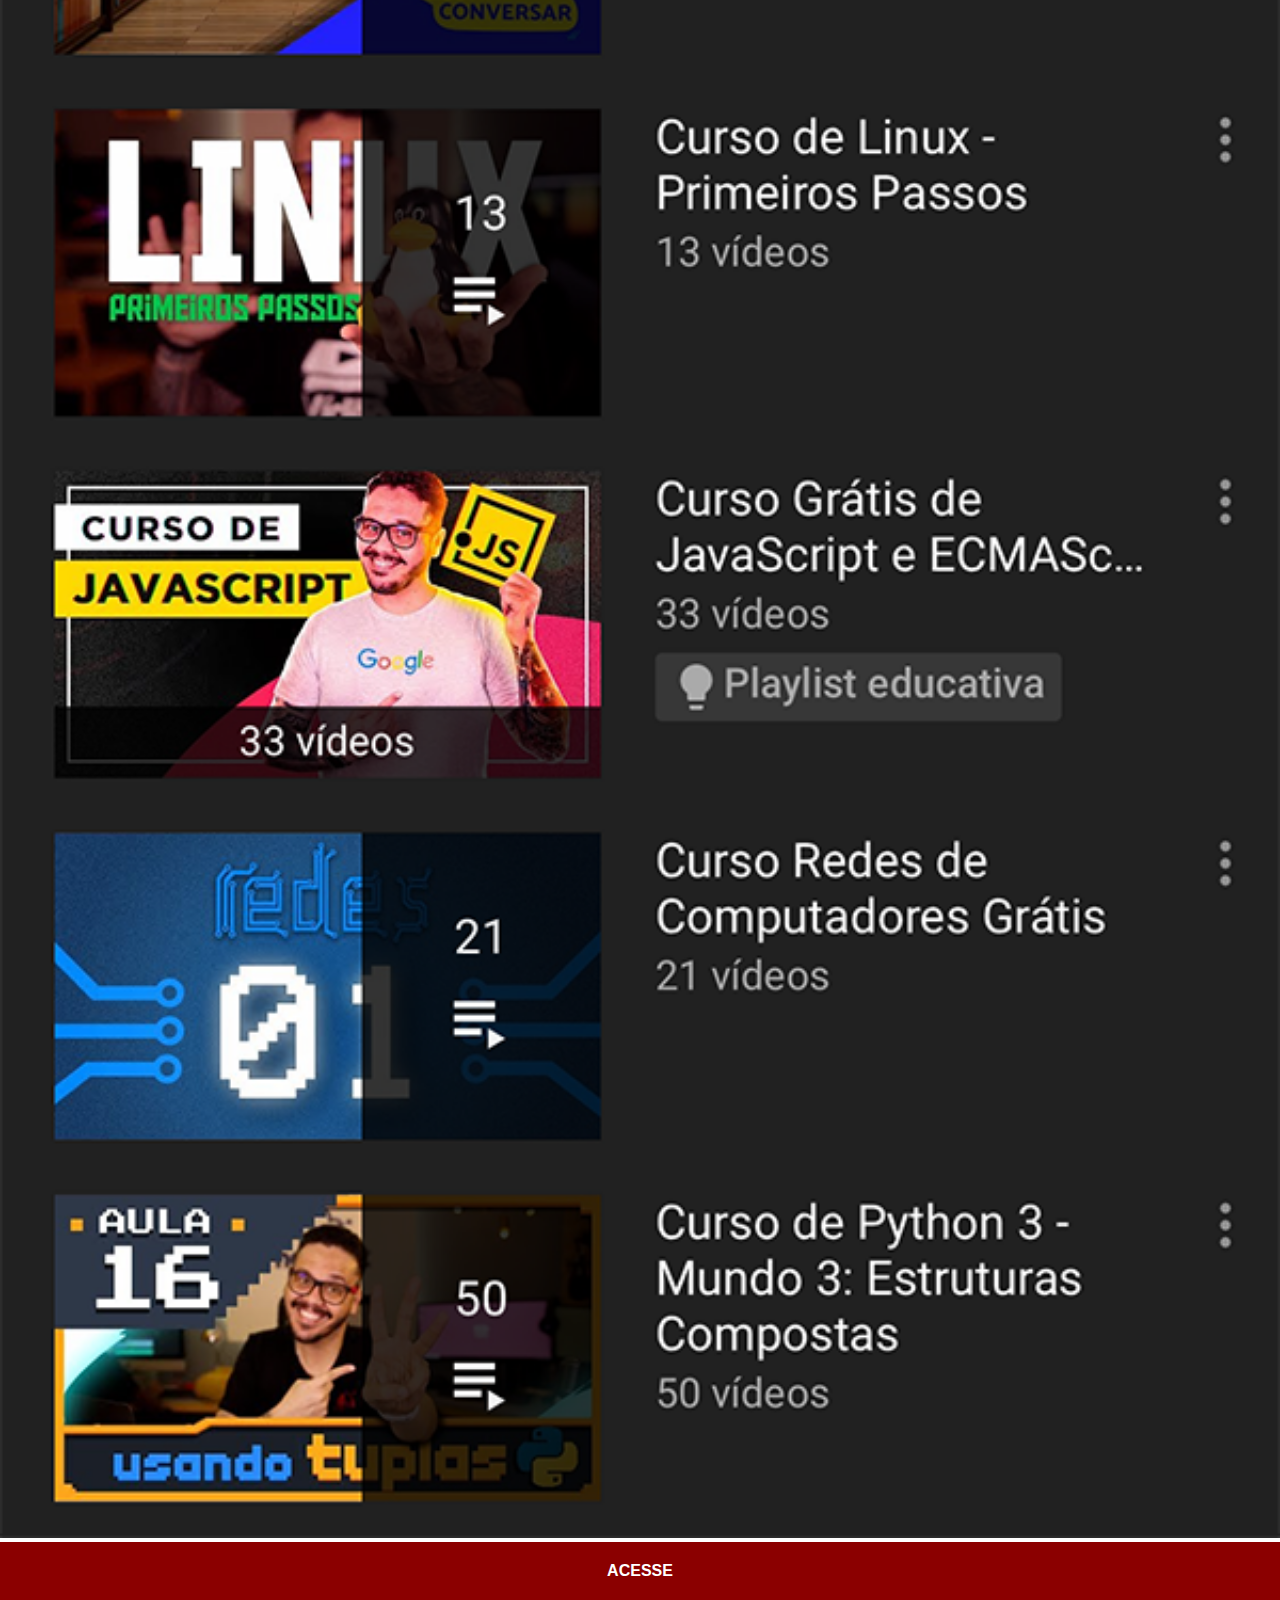
<file: youtube.html>
<!DOCTYPE html>
<html lang="pt-br">
<head>
    <meta charset="UTF-8">
    <meta http-equiv="X-UA-Compatible" content="IE=edge">
    <meta name="viewport" content="width=device-width, initial-scale=1.0">
    <link rel="stylesheet" href="estilos/social.css">
    <title>YouTube</title>

</head>
<body>
    <img src="imagens/tela-youtube.png" alt="YouTube">
    <a href="https://www.youtube.com/c/CursoemV%C3%ADdeo/playlists" target="_blank">ACESSE</a>
</body>
</html>
</file>
<file: estilos/style.css>
@charset "UTF-8";

*{
    margin: 0px;
    padding: 0px;
    font-family: Arial, Helvetica, sans-serif;
}

html, body{
    height: 100vh;
    width: 100vw;
    background-color: black;
}

body{
    background: url(../imagens/fundo-madeira.jpg) no-repeat;
    background-position: top center;
    background-size: cover;
    background-attachment: fixed;
    } 
    /* Eu poderia colocar todas essas informações dentro da mesma linha no 'background:' fazendou uma shorthand, mas para fins didáticos eu coloquei separado */

main{
    height: 100vh;
    position: relative;
}

section#telefone{
    position: absolute;
    top: 50%;
    left: 50%;
    transform: translate(-50%, -50%);

    height: 627px;
    width: 311px;
    background: url('../imagens/frame-iphone.png') no-repeat;
}

iframe#tela{
    position: relative;
    top: 80px;
    left: 22px;
    width: 267px;
    height: 471px;
} /* A outra alteração que tem que ser feita é no 'home.html' na parte 'body' dentro de 'style' colocar um 'background-size: cover'  */

section#redes-sociais img{
    height: 50px; /* Aqui posso usar somente uma medida (altura ou largura, pois como a imagem é quadrada ela vai alterar a outra automaticamente)*/
    border-radius: 50%;
    margin: 10px;
    box-shadow: 2px 2px 5px black;
    box-sizing: border-box; /* Essa regra é para os outros botões não se mexerem quando passo mouse em cima de um outro botão. Aqui a borda passa a fazer parte da imagem*/
}

section#redes-sociais {
    text-align: right;
} /* Tem que ser colocado em uma outra regra pois acima estamos falando da imagem */

section#redes-sociais img:hover{
    border: 2px solid white;
    transform: translate(-3px, -3px); /*Esse é o que mexe o botão*/
    box-shadow: 5px 5px 10px black;
    transition: transform .5s, border 1s; /* Aqui é o tempo que se refere ao 'transform' e 'border' acima. São os efeitos. */
}
</file>
<file: estilos/social.css>
@charset "UTF-8";

*{
    margin: 0px;
    padding: 0px;
    font-family: Arial, Helvetica, sans-serif;
}

::-webkit-scrollbar{
    width:0px;
    height:0px;
} /* Esse comando é utilizado para tirar as barras de rolagem*/

img{
    width: 100vw;
}
a{
    display: block;
    background-color: darkred;
    color: white;
    text-align: center;
    padding: 20px;
    font-weight: bolder;
    text-decoration: none;
}

a:hover{
    background-color: red;
}
</file>
